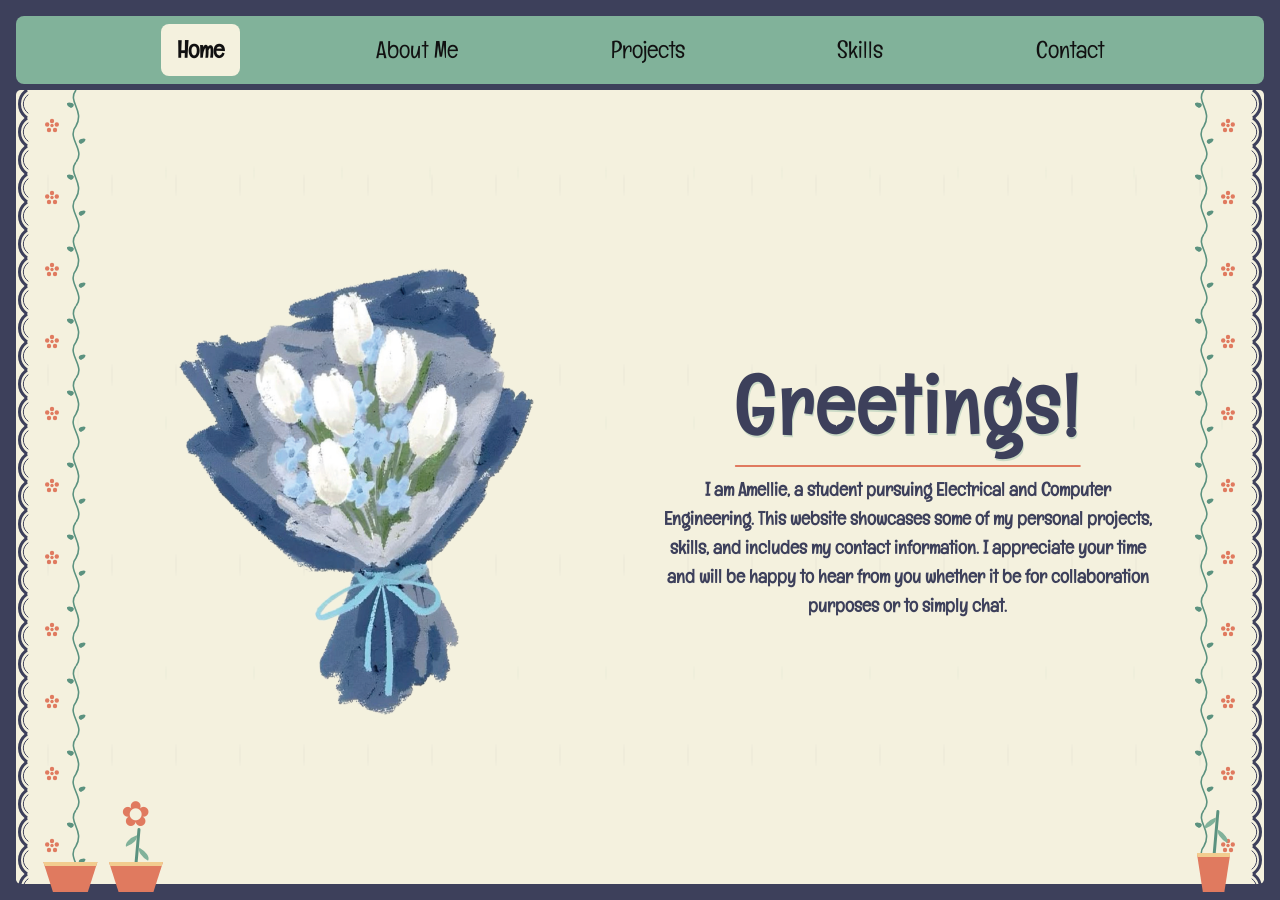
<file: index.html>
﻿<!doctype html>
<html lang="en">
  <head>
    <meta charset="utf-8">
    <meta name="viewport" content="width=device-width, initial-scale=1">
    <title>Dawnsfall</title>
    <link rel= "stylesheet" href="style.css">
    <link rel="icon" type="image/x-icon" href="flower.PNG">
  </head>
  <body>
    <main>
       <nav class="navbar">
        <ul class="nav-links">
            <li><a href="index.html" class="active">Home</a></li>
            <li><a href="about.html">About Me</a></li>
            <li><a href="projects.html">Projects</a></li>
            <li><a href="skills.html">Skills</a></li>
            <li><a href="contact.html">Contact</a></li>
        </ul>
    </nav>
    <div class="flex-container">
<span class="corner-plant corner-plant--outer-empty" aria-hidden="true"><span class="plant-pot"></span></span>
      <span class="corner-plant corner-plant--inner-flower" aria-hidden="true"><span class="plant-bloom"></span><span class="plant-stem"></span><span class="plant-pot"></span></span>
      <span class="corner-plant corner-plant--vining" aria-hidden="true"><span class="plant-stem"></span><span class="plant-pot"></span></span>
<span class="side-rain side-rain--left" aria-hidden="true"></span>
      <span class="side-rain side-rain--right" aria-hidden="true"></span>
<span class="page-vine page-vine--left" aria-hidden="true"></span>
      <span class="page-vine page-vine--right" aria-hidden="true"></span>
  <span class="inner-wave inner-wave-left" aria-hidden="true"></span>
  <a class="bouquet-link" href="https://weather.com" target="_blank" rel="noopener noreferrer" aria-label="Open weather.com in a new tab">
    <img src="bouquet.svg" alt="Bouquet of flowers" class="bouquet-image">
  </a>
  <span class="inner-wave inner-wave-right" aria-hidden="true"></span>
  <div class="text-content">
    <h1>Greetings!</h1>
    <p>I am Amellie, a student pursuing Electrical and Computer Engineering. 
       This website showcases some of my personal projects, skills, and includes my contact information. 
       I appreciate your time and will be happy to hear from you whether it be for collaboration purposes or to simply chat.
    </p>
    
  </div>
</div>
    </main>
  </body>
</html>
</file>
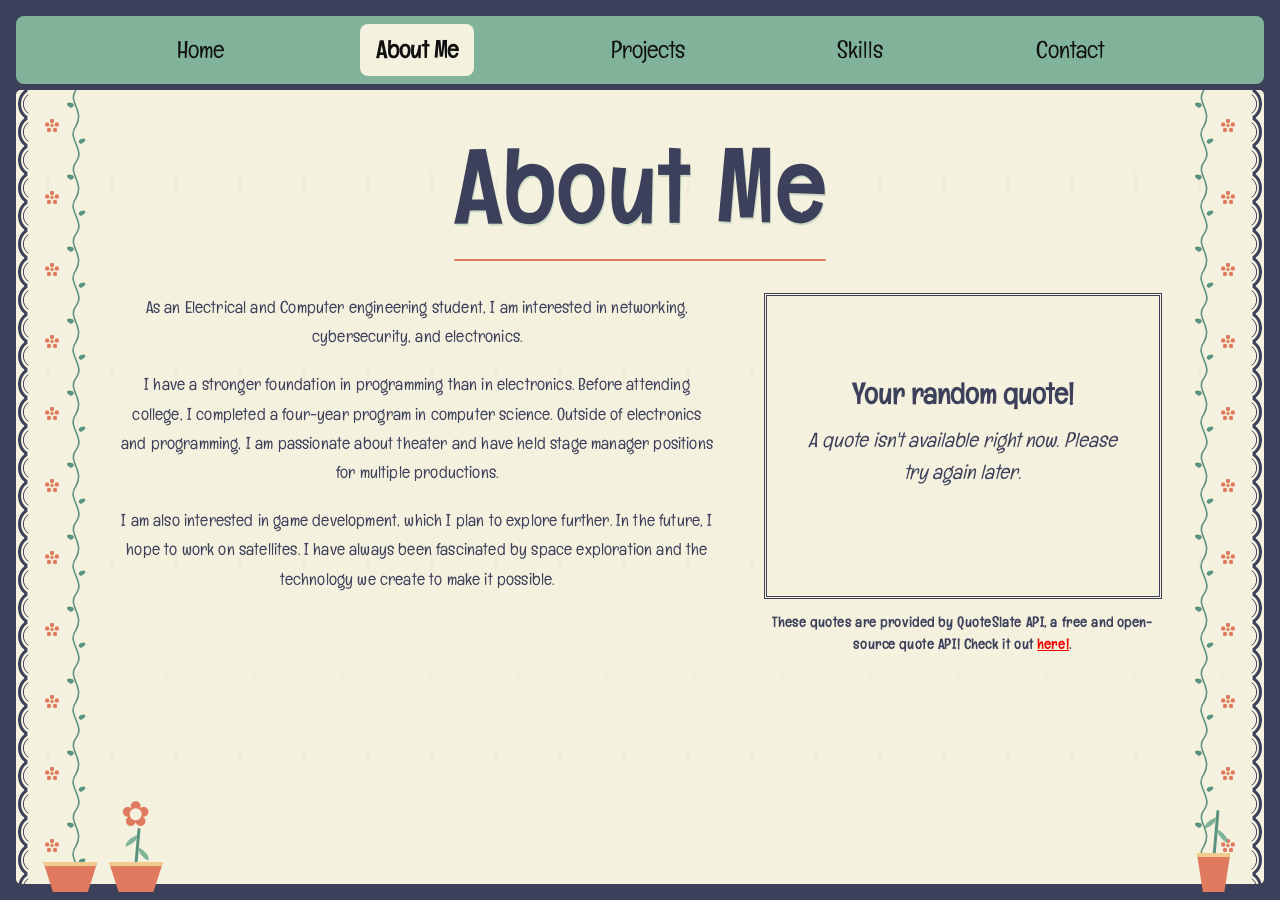
<file: about.html>
﻿<!doctype html>
<html lang="en">
  <head>
    <meta charset="utf-8">
    <meta name="viewport" content="width=device-width, initial-scale=1">
    <title>About Me | Dawnsfall</title>
    <link rel="stylesheet" href="about.css">
  </head>
  <body>
    <main>
      <nav class="navbar" aria-label="Main navigation">
        <ul class="nav-links">
          <li><a href="index.html">Home</a></li>
          <li><a href="about.html" class="active" aria-current="page">About Me</a></li>
          <li><a href="projects.html">Projects</a></li>
          <li><a href="skills.html">Skills</a></li>
          <li><a href="contact.html">Contact</a></li>
        </ul>
      </nav>
      <section>
<span class="page-vine page-vine--left" aria-hidden="true"></span>
        <span class="page-vine page-vine--right" aria-hidden="true"></span>
        <span class="corner-plant corner-plant--outer-empty" aria-hidden="true"><span class="plant-pot"></span></span>
        <span class="corner-plant corner-plant--inner-flower" aria-hidden="true"><span class="plant-bloom"></span><span class="plant-stem"></span><span class="plant-pot"></span></span>
        <span class="corner-plant corner-plant--vining" aria-hidden="true"><span class="plant-stem"></span><span class="plant-pot"></span></span>
        <span class="page-rain" aria-hidden="true"></span>
        <h1>About Me</h1>
        <div class="about-columns">
          <div class="about-copy">
            <p>As an Electrical and Computer engineering student, I am interested in networking, cybersecurity, and electronics.</p>
            <p>I have a stronger foundation in programming than in electronics. Before attending college, I completed a four-year program in computer science. Outside of electronics and programming, I am passionate about theater and have held stage manager positions for multiple productions.</p>
            <p>I am also interested in game development, which I plan to explore further. In the future, I hope to work on satellites. I have always been fascinated by space exploration and the technology we create to make it possible.</p>
          </div>
          <div class="about-quote">
            <aside class="quote-box" aria-labelledby="quote-heading" aria-live="polite">
              <h2 id="quote-heading">Your random quote!</h2>
              <blockquote id="quote-text">Loading a quote...</blockquote>
              <p class="quote-author" id="quote-author"></p>
            </aside>
            <p class="quote-acknowledgement">These quotes are provided by QuoteSlate API, a free and open-source quote API! Check it out <a href="https://github.com/Musheer360/QuoteSlate" target="_blank" rel="noopener noreferrer">here!</a>.</p>
          </div>
        </div>
      </section>
    </main>
    <script src="about.js" defer></script>
  </body>
</html>
</file>
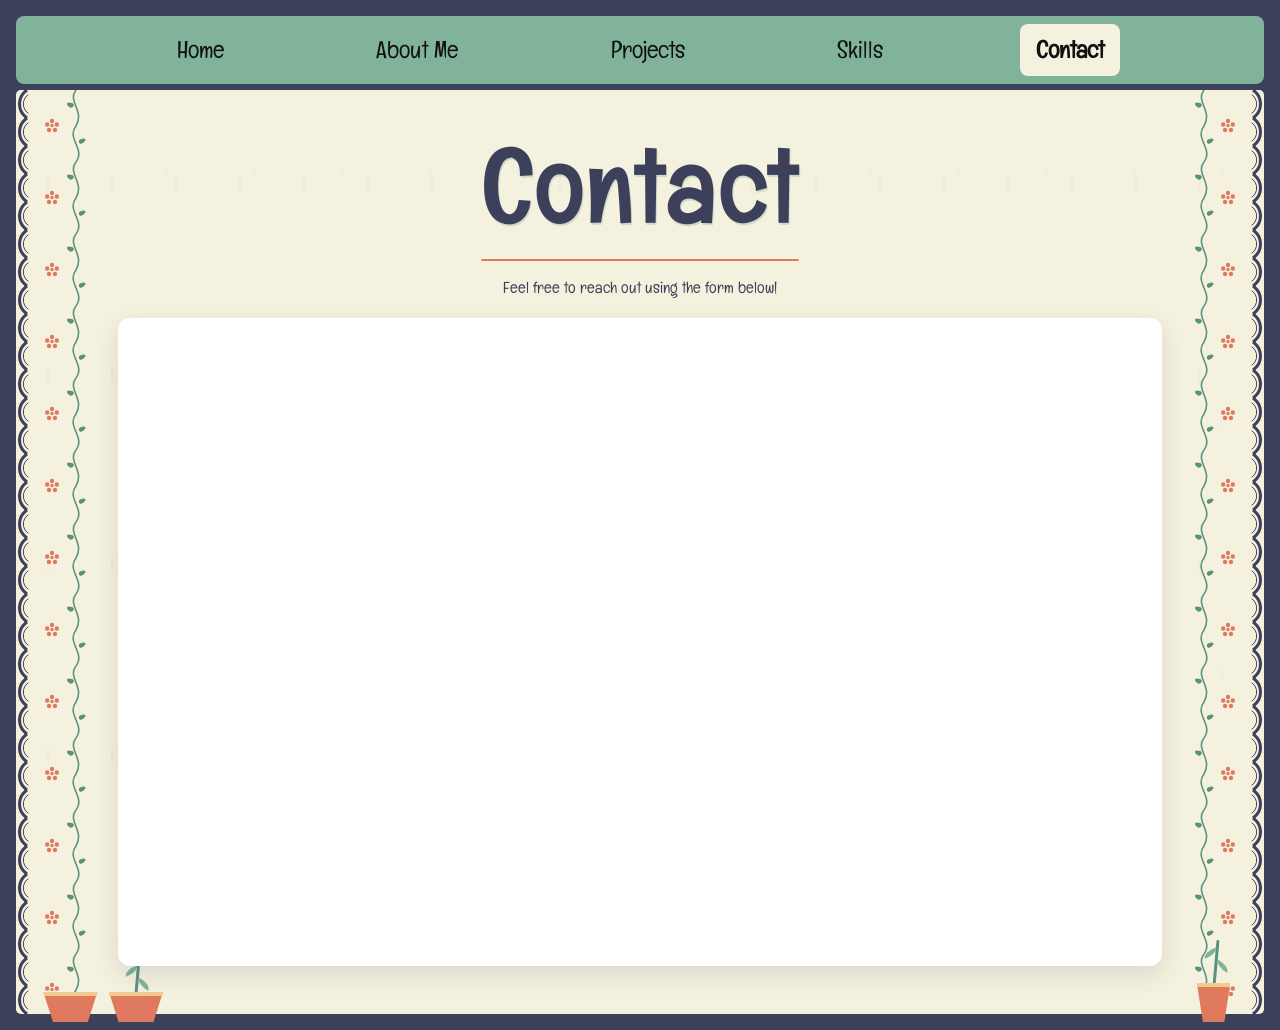
<file: contact.html>
﻿<!doctype html>
<html lang="en">
  <head>
    <meta charset="utf-8">
    <meta name="viewport" content="width=device-width, initial-scale=1">
    <title>Contact | Dawnsfall</title>
    <link rel="stylesheet" href="contact.css">
  </head>
  <body>
    <main>
      <nav class="navbar" aria-label="Main navigation">
        <ul class="nav-links">
          <li><a href="index.html">Home</a></li>
          <li><a href="about.html">About Me</a></li>
          <li><a href="projects.html">Projects</a></li>
          <li><a href="skills.html">Skills</a></li>
          <li><a href="contact.html" class="active" aria-current="page">Contact</a></li>
        </ul>
      </nav>
      <section>
<span class="page-vine page-vine--left" aria-hidden="true"></span>
        <span class="page-vine page-vine--right" aria-hidden="true"></span>
        <span class="corner-plant corner-plant--outer-empty" aria-hidden="true"><span class="plant-pot"></span></span>
        <span class="corner-plant corner-plant--inner-flower" aria-hidden="true"><span class="plant-bloom"></span><span class="plant-stem"></span><span class="plant-pot"></span></span>
        <span class="corner-plant corner-plant--vining" aria-hidden="true"><span class="plant-stem"></span><span class="plant-pot"></span></span>
        <span class="page-rain" aria-hidden="true"></span>
        <h1>Contact</h1>
        <p>Feel free to reach out using the form below!</p>
        <iframe
          class="typeform-frame"
          src="https://form.typeform.com/to/XclTJDni"
          title="Contact form"
          loading="lazy"
          referrerpolicy="strict-origin-when-cross-origin"></iframe>
      </section>
    </main>
  </body>
</html>
</file>
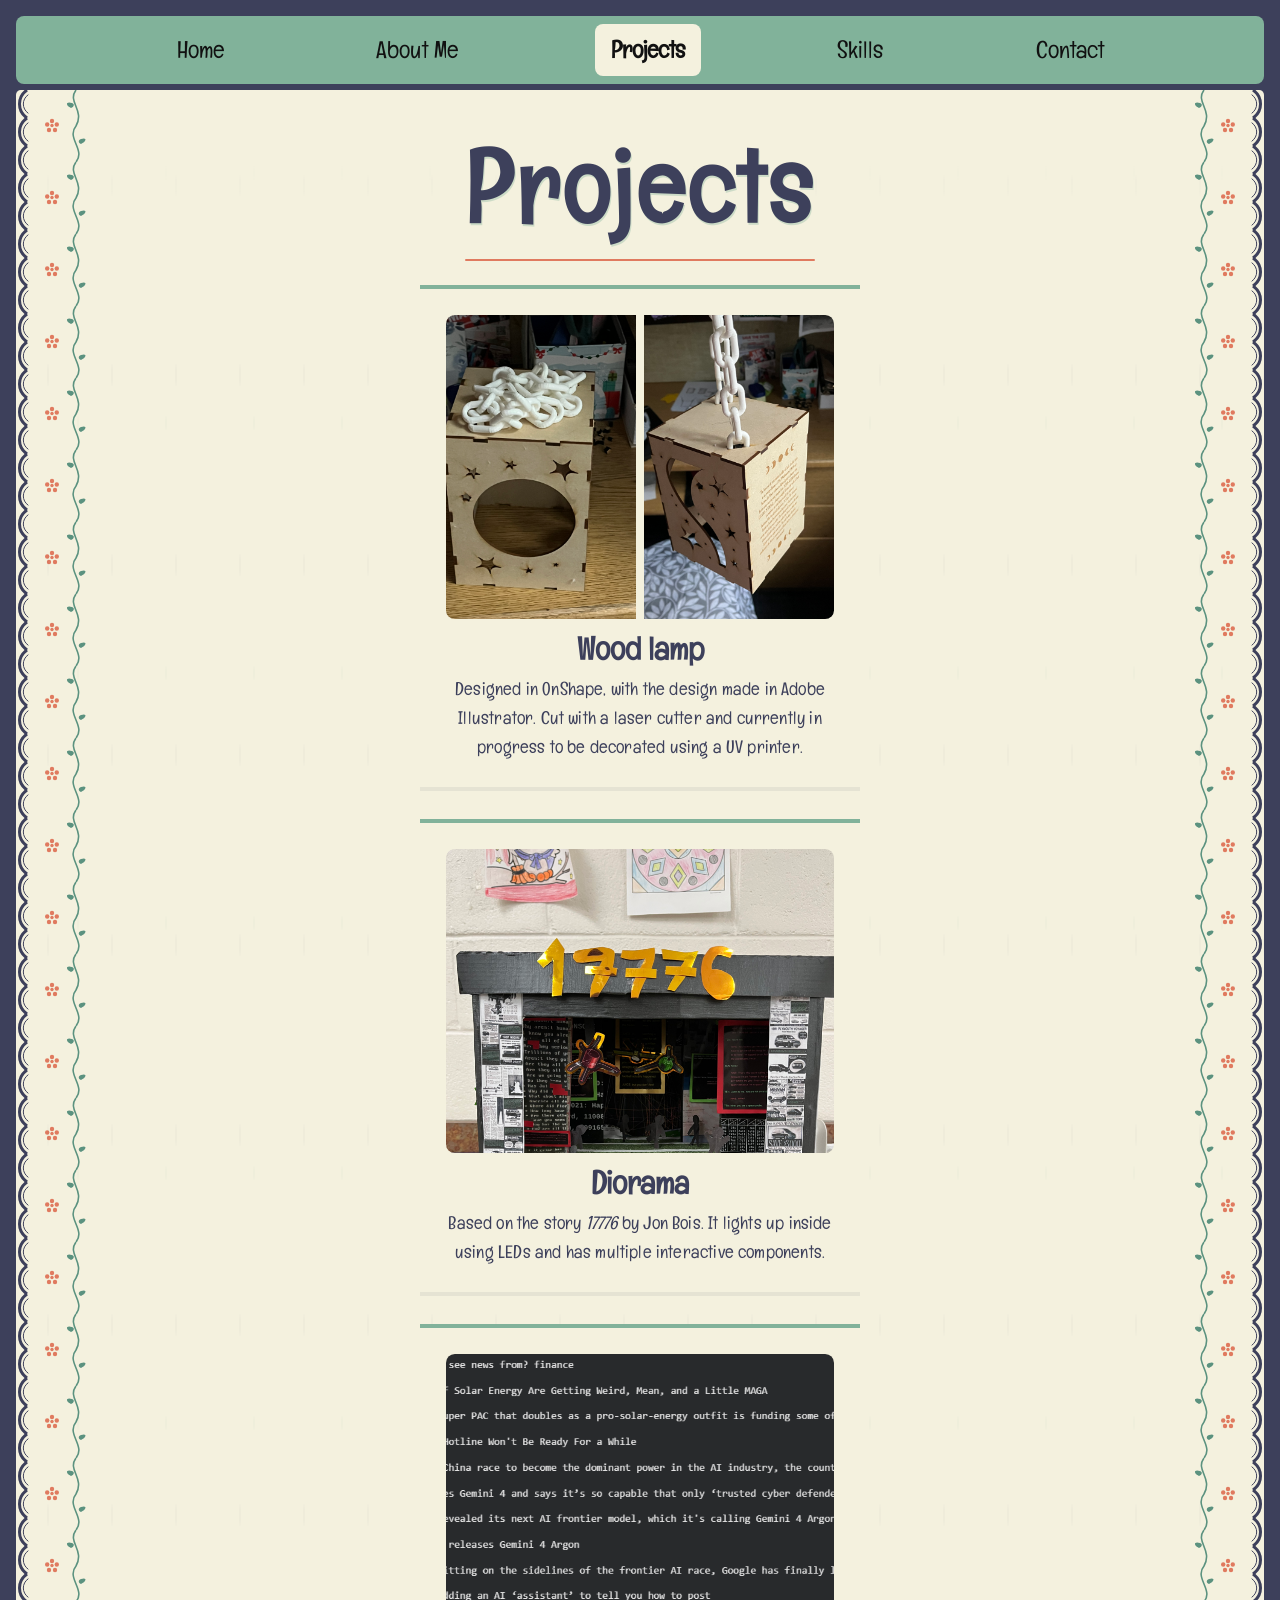
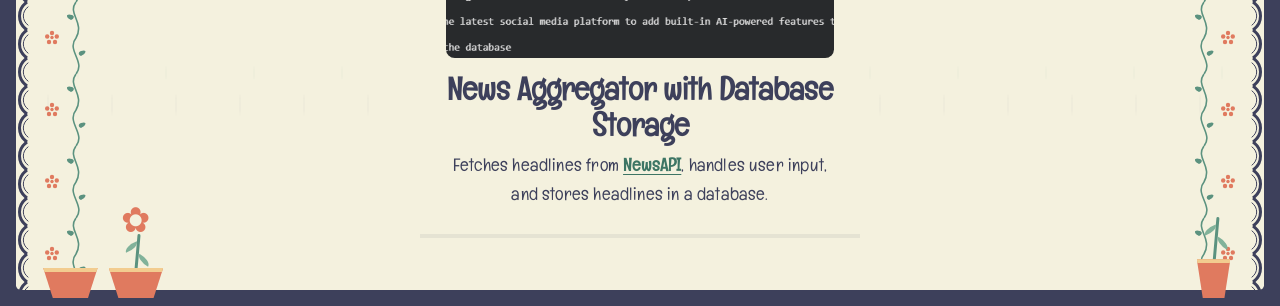
<file: projects.html>
﻿<!doctype html>
<html lang="en">
  <head>
    <meta charset="utf-8">
    <meta name="viewport" content="width=device-width, initial-scale=1">
    <title>Projects | Dawnsfall</title>
    <link rel="stylesheet" href="projects.css">
  </head>
  <body>
    <main>
      <nav class="navbar" aria-label="Main navigation">
        <ul class="nav-links">
          <li><a href="index.html">Home</a></li>
          <li><a href="about.html">About Me</a></li>
          <li><a href="projects.html" class="active" aria-current="page">Projects</a></li>
          <li><a href="skills.html">Skills</a></li>
          <li><a href="contact.html">Contact</a></li>
        </ul>
      </nav>
      <section>
<span class="page-vine page-vine--left" aria-hidden="true"></span>
        <span class="page-vine page-vine--right" aria-hidden="true"></span>
        <span class="corner-plant corner-plant--outer-empty" aria-hidden="true"><span class="plant-pot"></span></span>
        <span class="corner-plant corner-plant--inner-flower" aria-hidden="true"><span class="plant-bloom"></span><span class="plant-stem"></span><span class="plant-pot"></span></span>
        <span class="corner-plant corner-plant--vining" aria-hidden="true"><span class="plant-stem"></span><span class="plant-pot"></span></span>
        <span class="page-rain" aria-hidden="true"></span>
        <h1>Projects</h1>
        <div class="projects-grid">
          <article class="project-card project-card--lamp">
            <div class="project-photo-gallery" aria-label="Wood lamp photos">
              <img src="woodlamp_front.jpeg" alt="Front view of the wood lamp project">
              <img src="woodlamp_side.jpeg" alt="Side view of the wood lamp project">
            </div>
            <h2>Wood lamp</h2>
            <p>Designed in OnShape, with the design made in Adobe Illustrator. Cut with a laser cutter and currently in progress to be decorated using a UV printer.</p>
          </article>
          <article class="project-card">
            <figure class="project-photo">
              <img src="17776diorama.jpeg" alt="A handmade diorama box with a circular opening and star-shaped cutouts">
            </figure>
            <h2>Diorama</h2>
            <p>Based on the story <cite>17776</cite> by Jon Bois. It lights up inside using LEDs and has multiple interactive components.</p>
          </article>
          <article class="project-card project-card--news">
            <figure class="project-photo">
              <img src="newsapi_screenshot.png" alt="News Aggregator console showing finance headlines and saved articles">
            </figure>
            <h2>News Aggregator with Database Storage</h2>
            <p>Fetches headlines from <a href="https://newsapi.org/" target="_blank" rel="noopener noreferrer">NewsAPI</a>, handles user input, and stores headlines in a database.</p>
          </article>
        </div>
      </section>
    </main>
  </body>
</html>
</file>
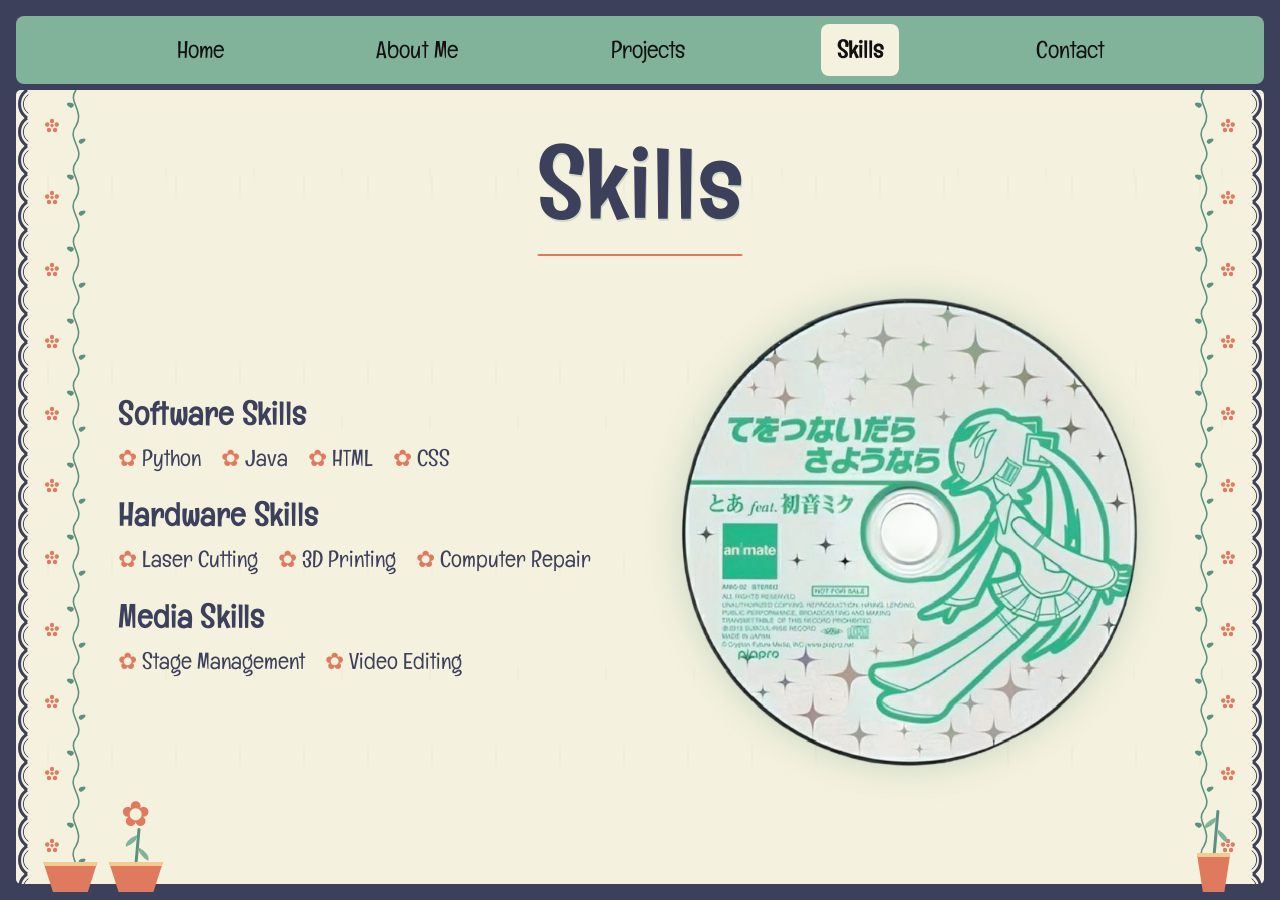
<file: skills.html>
﻿<!doctype html>
<html lang="en">
  <head>
    <meta charset="utf-8">
    <meta name="viewport" content="width=device-width, initial-scale=1">
    <title>Skills | Dawnsfall</title>
    <link rel="stylesheet" href="skills.css">
  </head>
  <body>
    <main>
      <nav class="navbar" aria-label="Main navigation">
        <ul class="nav-links">
          <li><a href="index.html">Home</a></li>
          <li><a href="about.html">About Me</a></li>
          <li><a href="projects.html">Projects</a></li>
          <li><a href="skills.html" class="active" aria-current="page">Skills</a></li>
          <li><a href="contact.html">Contact</a></li>
        </ul>
      </nav>
      <section class="skills-section" aria-labelledby="skills-title">
<span class="page-vine page-vine--left" aria-hidden="true"></span>
        <span class="page-vine page-vine--right" aria-hidden="true"></span>
        <span class="corner-plant corner-plant--outer-empty" aria-hidden="true"><span class="plant-pot"></span></span>
        <span class="corner-plant corner-plant--inner-flower" aria-hidden="true"><span class="plant-bloom"></span><span class="plant-stem"></span><span class="plant-pot"></span></span>
        <span class="corner-plant corner-plant--vining" aria-hidden="true"><span class="plant-stem"></span><span class="plant-pot"></span></span>
        <span class="page-rain" aria-hidden="true"></span>
        <h1 id="skills-title">Skills</h1>
        <div class="skills-display">
          <div class="skill-groups">
            <section class="skill-group" aria-labelledby="software-skills">
              <h2 id="software-skills">Software Skills</h2>
              <ul>
                <li>Python</li>
                <li>Java</li>
                <li>HTML</li>
                <li>CSS</li>
              </ul>
            </section>
            <section class="skill-group" aria-labelledby="hardware-skills">
              <h2 id="hardware-skills">Hardware Skills</h2>
              <ul>
                <li>Laser Cutting</li>
                <li>3D Printing</li>
                <li>Computer Repair</li>
              </ul>
            </section>
            <section class="skill-group" aria-labelledby="media-skills">
              <h2 id="media-skills">Media Skills</h2>
              <ul>
                <li>Stage Management</li>
                <li>Video Editing</li>
              </ul>
            </section>
          </div>
          <img class="miku-disc" src="mikucd.svg" alt="" aria-hidden="true">
        </div>
      </section>
    </main>
  </body>
</html>
</file>
<file: style.css>
@import url('https://fonts.googleapis.com/css2?family=Englebert&display=swap');

body {
    background-color: #3d405b;
    font-family: "Englebert", cursive;
    margin: 0;
    min-height: 100vh;
}

main {
    min-height: 100vh;
    padding: 1rem;
    box-sizing: border-box;
    display: flex;
    flex-direction: column;
}

h1 {
    color: #3d405b;
    font-weight: 600;
    font-size: clamp(3rem, 9vw, 6.25rem);
    margin: 0.5rem 0;
    letter-spacing: 0.04em;
    animation: heading-arrive 900ms cubic-bezier(0.2, 0.75, 0.25, 1) both;
}

@keyframes heading-arrive {
    from {
        opacity: 0;
        transform: translateY(-0.6em);
        letter-spacing: 0.08em;
    }
    to {
        opacity: 1;
        transform: translateY(0);
        letter-spacing: 0.04em;
    }
}

p {
    color: #3d405b;
    font-weight: 700;
    font-size: clamp(2rem, 2vw, 2.5rem);
}

.navbar {
    position: relative;
    z-index: 1;
    background-color: #81b29a;
    border-radius: 0.5rem;
    padding: 0.5rem 2rem;
}

.nav-links {
    font-size: clamp(1.6vh, 2.5vw, 1.5rem);
    display: flex;
    flex-wrap: wrap;
    justify-content: space-evenly;
    align-items: center;
    gap: 0.5rem;
    list-style: none;
    margin: 0;
    padding: 0;
}

.nav-links a {
    display: block;
    padding: 0.65rem 1rem;
    border-radius: 0.5rem;
    color: #111111;
    text-decoration: none;
    transition: background-color 180ms ease, color 180ms ease, transform 180ms ease;
}

.nav-links a:hover,
.nav-links a:focus-visible {
    background-color: #3d405b;
    color: #f4f1de;
    transform: translateY(-2px);
}

.nav-links a.active {
    background-color: #f4f1de;
    font-weight: 700;
}

.nav-links a.active:hover,
.nav-links a.active:focus-visible {
    background-color: #3d405b;
    color: #f4f1de;
}

@media (max-width: 480px) {
    .navbar {
        padding: 0.4rem;
    }

    .nav-links {
        gap: 0.25rem;
    }

    .nav-links a {
        padding: 0.6rem 0.75rem;
    }
}

@media (prefers-reduced-motion: reduce) {
    .nav-links a {
        transition: none;
    }

    .bouquet-image {
        animation: none;
    }

    h1 {
        animation: none;
    }
}

.bouquet-image {
    display: block;
    width: 100%;
    height: auto;
}

.bouquet-link {
    display: block;
    width: min(100%, 31.9rem);
    justify-self: end;
}

.bouquet-image {
    transition: filter 220ms ease;
    animation: bouquet-float 4s ease-in-out infinite;
}

@keyframes bouquet-float {
    0%,
    100% {
        transform: translateY(0);
    }
    50% {
        transform: translateY(-0.5rem);
    }
}

.bouquet-link:hover .bouquet-image,
.bouquet-link:focus-visible .bouquet-image {
    filter: sepia(0.8) saturate(1.35) hue-rotate(345deg);
}

.flex-container {
    position: relative;
    top: 0.4rem;
    flex: 1;
    display: grid;
    grid-template-columns: minmax(0, 1fr) minmax(0, 1fr);
    align-items: center;
    justify-items: center;
    text-align: left;
    gap: clamp(0.75rem, 3vh, 2rem);
    padding: clamp(2.5rem, 6vw, 5rem) clamp(4.75rem, 8vw, 7rem);
    box-sizing: border-box;
    background-color: #f4f1de;
    background-image: url("data:image/svg+xml,%3Csvg xmlns='http://www.w3.org/2000/svg' width='72' height='72' viewBox='0 0 72 72'%3E%3Cg transform='translate(24 24)' fill='%23e07a5f'%3E%3Ccircle cx='12' cy='7' r='2.2'/%3E%3Ccircle cx='16.8' cy='10.5' r='2.2'/%3E%3Ccircle cx='15' cy='16' r='2.2'/%3E%3Ccircle cx='9' cy='16' r='2.2'/%3E%3Ccircle cx='7.2' cy='10.5' r='2.2'/%3E%3Ccircle cx='12' cy='11.5' r='1.7'/%3E%3C/g%3E%3C/svg%3E"),
        url("data:image/svg+xml,%3Csvg xmlns='http://www.w3.org/2000/svg' width='72' height='72' viewBox='0 0 72 72'%3E%3Cg transform='translate(24 24)' fill='%23e07a5f'%3E%3Ccircle cx='12' cy='7' r='2.2'/%3E%3Ccircle cx='16.8' cy='10.5' r='2.2'/%3E%3Ccircle cx='15' cy='16' r='2.2'/%3E%3Ccircle cx='9' cy='16' r='2.2'/%3E%3Ccircle cx='7.2' cy='10.5' r='2.2'/%3E%3Ccircle cx='12' cy='11.5' r='1.7'/%3E%3C/g%3E%3C/svg%3E");
    background-repeat: repeat-y, repeat-y;
    background-position: left top, right top;
    border-radius: 0.3rem;
    
}

main > section {
    position: relative;
    flex: 1;
    margin-top: 0.4rem;
    padding: 1.5rem;
    border-radius: 0.3rem;
    background-color: #f4f1de;
    background-image: url("data:image/svg+xml,%3Csvg xmlns='http://www.w3.org/2000/svg' width='12' height='28' viewBox='0 0 12 28'%3E%3Cpath d='M11 0 C1 7 1 21 11 28' fill='none' stroke='%233d405b' stroke-width='1.5'/%3E%3C/svg%3E"),
        url("data:image/svg+xml,%3Csvg xmlns='http://www.w3.org/2000/svg' width='12' height='28' viewBox='0 0 12 28'%3E%3Cpath d='M1 0 C11 7 11 21 1 28' fill='none' stroke='%233d405b' stroke-width='1.5'/%3E%3C/svg%3E"),
        url("data:image/svg+xml,%3Csvg xmlns='http://www.w3.org/2000/svg' width='72' height='72' viewBox='0 0 72 72'%3E%3Cg transform='translate(24 24)' fill='%23e07a5f'%3E%3Ccircle cx='12' cy='7' r='2.2'/%3E%3Ccircle cx='16.8' cy='10.5' r='2.2'/%3E%3Ccircle cx='15' cy='16' r='2.2'/%3E%3Ccircle cx='9' cy='16' r='2.2'/%3E%3Ccircle cx='7.2' cy='10.5' r='2.2'/%3E%3Ccircle cx='12' cy='11.5' r='1.7'/%3E%3C/g%3E%3C/svg%3E"),
        url("data:image/svg+xml,%3Csvg xmlns='http://www.w3.org/2000/svg' width='72' height='72' viewBox='0 0 72 72'%3E%3Cg transform='translate(24 24)' fill='%23e07a5f'%3E%3Ccircle cx='12' cy='7' r='2.2'/%3E%3Ccircle cx='16.8' cy='10.5' r='2.2'/%3E%3Ccircle cx='15' cy='16' r='2.2'/%3E%3Ccircle cx='9' cy='16' r='2.2'/%3E%3Ccircle cx='7.2' cy='10.5' r='2.2'/%3E%3Ccircle cx='12' cy='11.5' r='1.7'/%3E%3C/g%3E%3C/svg%3E");
    background-repeat: repeat-y, repeat-y, repeat-y, repeat-y;
    background-size: 0.5rem 1.75rem, 0.5rem 1.75rem, 72px 72px, 72px 72px;
    background-position: left 0.3rem top, right 0.3rem top, left top, right top;
}

main > section::before,
main > section::after {
    position: absolute;
    top: 0;
    bottom: 0;
    width: 0.75rem;
    content: "";
    background-image: url("data:image/svg+xml,%3Csvg xmlns='http://www.w3.org/2000/svg' width='12' height='28' viewBox='0 0 12 28'%3E%3Cpath d='M11 0 C1 7 1 21 11 28' fill='none' stroke='%233d405b' stroke-width='3'/%3E%3C/svg%3E");
    background-repeat: repeat-y;
    background-size: 0.75rem 1.75rem;
    pointer-events: none;
}

main > section::before {
    left: 0.01rem;
}

main > section::after {
    right: 0.01rem;
    transform: scaleX(-1);
}

.flex-container::before,
.flex-container::after {
    position: absolute;
    top: 0;
    bottom: 0;
    width: 0.75rem;
    content: "";
    background-image: url("data:image/svg+xml,%3Csvg xmlns='http://www.w3.org/2000/svg' width='12' height='28' viewBox='0 0 12 28'%3E%3Cpath d='M11 0 C1 7 1 21 11 28' fill='none' stroke='%233d405b' stroke-width='3'/%3E%3C/svg%3E");
    background-repeat: repeat-y;
    background-size: 0.75rem 1.75rem;
    pointer-events: none;
}

.flex-container::before {
    left: 0.01rem;
}

.flex-container::after {
    right: 0.01rem;
    transform: scaleX(-1);
}

.inner-wave {
    position: absolute;
    top: 0;
    bottom: 0;
    width: 0.5rem;
    background-image: url("data:image/svg+xml,%3Csvg xmlns='http://www.w3.org/2000/svg' width='12' height='28' viewBox='0 0 12 28'%3E%3Cpath d='M11 0 C1 7 1 21 11 28' fill='none' stroke='%233d405b' stroke-width='1.5'/%3E%3C/svg%3E");
    background-repeat: repeat-y;
    background-size: 0.5rem 1.75rem;
    pointer-events: none;
}

.inner-wave-left {
    left: 0.3rem;
}

.inner-wave-right {
    right: 0.3rem;
    transform: scaleX(-1);
}

.text-content {
    justify-self: start;
    min-width: 0;
    max-width: 42rem;
}

.text-content p {
    max-width: 55ch;
    font-size: clamp(1rem, 1.5vw, 1.3rem);
    line-height: 1.6;
    overflow-wrap: break-word;
}

@media (max-width: 960px) {
    .flex-container {
        grid-template-columns: minmax(0, 1fr);
        text-align: center;
    }

    .bouquet-link {
        width: min(72vw, 26.4rem);
        justify-self: center;
    }

    .text-content {
        justify-self: center;
    }
}

h1 {
    position: relative;
    width: fit-content;
    margin-right: auto;
    margin-left: auto;
    padding-bottom: 0.55rem;
    letter-spacing: 0.09em;
    text-shadow: 1px 2px 0 rgba(129, 178, 154, 0.35);
}

h1::after {
    position: absolute;
    bottom: 0;
    left: 50%;
    width: 100%;
    height: 2px;
    border-radius: 2px;
    background: #e07a5f;
    content: "";
    transform: translateX(-50%);
}

@media (min-width: 841px) {
    .page-vine {
        position: absolute;
        top: 0;
        bottom: 0;
        z-index: 0;
        width: 72px;
        background-repeat: repeat-y;
        background-size: 72px 72px;
        pointer-events: none;
    }
    .page-vine--left {
        left: 0;
        background-image: url("data:image/svg+xml,%3Csvg xmlns='http://www.w3.org/2000/svg' width='72' height='72' viewBox='0 0 72 72'%3E%3Cpath d='M60 -4 C51 9 69 17 60 29 C50 41 70 49 60 76' fill='none' stroke='%235b927f' stroke-width='1.8'/%3E%3Cpath d='M55 12 C49 9 50 5 56 7 C59 8 58 11 55 12 M65 38 C71 35 71 31 65 33 C62 34 62 37 65 38 M56 59 C50 56 51 52 57 54 C60 55 59 58 56 59' fill='%235b927f'/%3E%3C/svg%3E");
    }
    .page-vine--right {
        right: 0;
        background-image: url("data:image/svg+xml,%3Csvg xmlns='http://www.w3.org/2000/svg' width='72' height='72' viewBox='0 0 72 72'%3E%3Cpath d='M12 -4 C3 9 21 17 12 29 C2 41 22 49 12 76' fill='none' stroke='%235b927f' stroke-width='1.8'/%3E%3Cpath d='M7 12 C1 9 2 5 8 7 C11 8 10 11 7 12 M17 38 C23 35 23 31 17 33 C14 34 14 37 17 38 M8 59 C2 56 3 52 9 54 C12 55 11 58 8 59' fill='%235b927f'/%3E%3C/svg%3E");
    }
}
@media (min-width: 841px) {
    .page-vine--left {
        background-image: url("data:image/svg+xml,%3Csvg xmlns='http://www.w3.org/2000/svg' width='72' height='72' viewBox='0 0 72 72'%3E%3Cpath d='M60 0 C51 12 69 20 60 36 C50 48 70 60 60 72' fill='none' stroke='%235b927f' stroke-width='1.6'/%3E%3Cpath d='M55 18 C49 15 50 11 56 13 C59 14 58 17 55 18 M65 54 C71 51 71 47 65 49 C62 50 62 53 65 54' fill='%235b927f'/%3E%3C/svg%3E");
    }
    .page-vine--right {
        background-image: url("data:image/svg+xml,%3Csvg xmlns='http://www.w3.org/2000/svg' width='72' height='72' viewBox='0 0 72 72'%3E%3Cpath d='M12 0 C3 12 21 20 12 36 C2 48 22 60 12 72' fill='none' stroke='%235b927f' stroke-width='1.6'/%3E%3Cpath d='M7 18 C1 15 2 11 8 13 C11 14 10 17 7 18 M17 54 C23 51 23 47 17 49 C14 50 14 53 17 54' fill='%235b927f'/%3E%3C/svg%3E");
    }
}

@media (min-width: 841px) {
    .flex-container { padding-left: max(5rem, 8vw); padding-right: max(5rem, 8vw); }
    main > section { padding-left: max(5rem, 8vw); padding-right: max(5rem, 8vw); }
}
@media (max-width: 840px) {
    .flex-container { padding-left: 2.75rem; padding-right: 2.75rem; background-size: 40px 40px, 40px 40px; }
    main > section { padding-left: 2.75rem; padding-right: 2.75rem; background-size: 0.5rem 1.75rem, 0.5rem 1.75rem, 40px 40px, 40px 40px; }
}

.page-vine {
    opacity: 0;
    visibility: hidden;
    transition: opacity 220ms ease, visibility 0s linear 220ms;
}

@media (min-width: 841px) {
    .page-vine {
        opacity: 1;
        visibility: visible;
        transition: opacity 220ms ease, visibility 0s;
    }
}

@media (prefers-reduced-motion: reduce) {
    .page-vine { transition: none; }
}

.page-vine {
    position: absolute;
    top: 0;
    bottom: 0;
    z-index: 0;
    width: 72px;
    background-repeat: repeat-y;
    background-size: 72px 72px;
    pointer-events: none;
}
.page-vine--left {
    left: 0;
    background-image: url("data:image/svg+xml,%3Csvg xmlns='http://www.w3.org/2000/svg' width='72' height='72' viewBox='0 0 72 72'%3E%3Cpath d='M60 0 C51 12 69 20 60 36 C50 48 70 60 60 72' fill='none' stroke='%235b927f' stroke-width='1.6'/%3E%3Cpath d='M55 18 C49 15 50 11 56 13 C59 14 58 17 55 18 M65 54 C71 51 71 47 65 49 C62 50 62 53 65 54' fill='%235b927f'/%3E%3C/svg%3E");
}
.page-vine--right {
    right: 0;
    background-image: url("data:image/svg+xml,%3Csvg xmlns='http://www.w3.org/2000/svg' width='72' height='72' viewBox='0 0 72 72'%3E%3Cpath d='M12 0 C3 12 21 20 12 36 C2 48 22 60 12 72' fill='none' stroke='%235b927f' stroke-width='1.6'/%3E%3Cpath d='M7 18 C1 15 2 11 8 13 C11 14 10 17 7 18 M17 54 C23 51 23 47 17 49 C14 50 14 53 17 54' fill='%235b927f'/%3E%3C/svg%3E");
}

@media (min-width: 841px) {
    .page-vine { opacity: 1; visibility: visible; transition: opacity 220ms ease, visibility 0s; }
}
@media (max-width: 840px) {
    .page-vine { opacity: 0; visibility: hidden; transition: opacity 220ms ease, visibility 0s linear 220ms; }
}
@media (prefers-reduced-motion: reduce) {
    .page-vine { transition: none; }
}

@media (min-width: 841px) {
    .side-rain {
        position: absolute;
        top: 10%;
        bottom: 10%;
        z-index: 0;
        width: 2.5rem;
        opacity: 0.35;
        background-image:
          radial-gradient(ellipse 1.5px 13px at center, rgba(61, 64, 91, 0.55) 0 55%, transparent 100%),
          radial-gradient(ellipse 1px 9px at center, rgba(129, 178, 154, 0.8) 0 55%, transparent 100%);
        background-repeat: repeat;
        background-size: 13px 38px, 17px 47px;
        background-position: 0 0, 7px -19px;
        mask-image: linear-gradient(to bottom, transparent, #000 12%, #000 88%, transparent);
        pointer-events: none;
        animation: side-rain-fall 1100ms linear infinite;
    }
    .side-rain--left { left: 1.25rem; }
    .side-rain--right { right: 1.25rem; }
}

@keyframes side-rain-fall {
    to { background-position: 0 38px, 7px 28px; }
}

@media (prefers-reduced-motion: reduce) {
    .side-rain { animation: none; }
}

@media (min-width: 841px) {
    .side-rain {
        top: 0;
        right: 0;
        bottom: 0;
        left: 0;
        width: auto;
        opacity: 0.05;
        background-size: 64px 190px, 88px 250px;
        background-position: 0 0, 18px -42px;
    }
    .side-rain--right { display: none; }
    .text-content, .bouquet-link { position: relative; z-index: 1; }
}

@keyframes side-rain-fall {
    to { background-position: 0 190px, 18px 208px; }
}

@media (min-width: 841px) {
    .corner-plant {
        position: absolute;
        bottom: -0.5rem;
        z-index: 1;
        width: 3.8rem;
        height: 6rem;
        pointer-events: none;
    }
    .corner-plant--left { left: 1.5rem; }
    .corner-plant--right { right: 1.5rem; transform: scaleX(-1); }
    .plant-bloom {
        position: absolute;
        top: 0;
        left: 50%;
        color: #e07a5f;
        font-size: 2.2rem;
        line-height: 1;
        transform: translateX(-50%);
    }
    .plant-bloom::before { content: "\273F"; }
    .plant-stem {
        position: absolute;
        top: 2rem;
        left: 50%;
        width: 3px;
        height: 2.3rem;
        border-radius: 3px;
        background: #5b927f;
        transform: rotate(5deg);
    }
    .plant-stem::before,
    .plant-stem::after {
        position: absolute;
        width: 0.9rem;
        height: 0.45rem;
        border-radius: 100% 0 100% 0;
        background: #81b29a;
        content: "";
    }
    .plant-stem::before { top: 0.65rem; left: -0.75rem; transform: rotate(-25deg); }
    .plant-stem::after { top: 1.35rem; left: 0.05rem; transform: rotate(25deg) scaleX(-1); }
    .plant-pot {
        position: absolute;
        right: 0.2rem;
        bottom: 0;
        left: 0.2rem;
        height: 1.65rem;
        border-top: 0.3rem solid #f2cc8f;
        background: #e07a5f;
        clip-path: polygon(0 0, 100% 0, 82% 100%, 18% 100%);
    }
}

@media (min-width: 841px) {
    .corner-plant--empty { left: 5.6rem; }
}

@media (min-width: 841px) {
    .corner-plant--vining {
        right: 1.5rem;
        width: 3.5rem;
        transform: none;
    }
    .corner-plant--vining .plant-stem {
        top: 0.9rem;
        height: 3.6rem;
    }
    .corner-plant--vining .plant-pot {
        right: 0.5rem;
        left: 0.5rem;
        height: 2rem;
    }
}

@media (min-width: 841px) {
    .corner-plant--outer-empty { left: 1.5rem; }
    .corner-plant--inner-flower { left: 5.6rem; }
    .corner-plant--vining { width: 3.3rem; }
    .corner-plant--vining .plant-pot { right: 0.6rem; left: 0.6rem; height: 2.2rem; }
}

@media (min-width: 961px) {
    html, body { height: 100%; }
    main {
        height: 100vh;
        height: 100svh;
        min-height: 0;
    }
    .flex-container {
        top: 0;
        margin-top: 0.4rem;
        min-height: 0;
        grid-template-rows: minmax(0, 1fr);
        padding-top: clamp(1.25rem, 6vh, 5rem);
        padding-bottom: clamp(1.25rem, 6vh, 5rem);
    }
    .bouquet-link {
        display: flex;
        height: 100%;
        align-items: center;
        justify-content: flex-end;
    }
    .bouquet-link .bouquet-image {
        width: 100%;
        height: 100%;
        max-height: calc(100svh - 14rem);
        object-fit: contain;
    }
    .text-content h1 { font-size: clamp(3rem, 9vh, 7rem); }
    .text-content p {
        margin: 0.6rem 0;
        text-align: center;
        font-size: clamp(1.1rem, 1.5vw, 1.6rem);
        line-height: 1.5;
    }
}

@media (min-width: 961px) {
    .bouquet-link { justify-self: center; }
    .text-content { justify-self: center; text-align: center; }
}
</file>
<file: about.css>
@import url('https://fonts.googleapis.com/css2?family=Englebert&display=swap');

body {
    background-color: #3d405b;
    font-family: "Englebert", cursive;
    margin: 0;
    min-height: 100vh;
}

main {
    min-height: 100vh;
    padding: 1rem;
    box-sizing: border-box;
    display: flex;
    flex-direction: column;
}

h1 {
    color: #3d405b;
    font-weight: 600;
    font-size: clamp(3rem, 9vw, 6.25rem);
    margin: 0.5rem 0;
    letter-spacing: 0.04em;
    animation: heading-arrive 900ms cubic-bezier(0.2, 0.75, 0.25, 1) both;
}

@keyframes heading-arrive {
    from {
        opacity: 0;
        transform: translateY(-0.6em);
        letter-spacing: 0.08em;
    }
    to {
        opacity: 1;
        transform: translateY(0);
        letter-spacing: 0.04em;
    }
}

p {
    color: #3d405b;
    font-weight: 600;
    font-size: clamp(1.2rem, 1.4vw, 1.45rem);
    line-height: 1.7;
    letter-spacing: 0.04em;
}

.navbar {
    position: relative;
    z-index: 1;
    background-color: #81b29a;
    border-radius: 0.5rem;
    padding: 0.5rem 2rem;
}

.nav-links {
    font-size: clamp(1.6vh, 2.5vw, 1.5rem);
    display: flex;
    flex-wrap: wrap;
    justify-content: space-evenly;
    align-items: center;
    gap: 0.5rem;
    list-style: none;
    margin: 0;
    padding: 0;
}

.nav-links a {
    display: block;
    padding: 0.65rem 1rem;
    border-radius: 0.5rem;
    color: #111111;
    text-decoration: none;
    transition: background-color 180ms ease, color 180ms ease, transform 180ms ease;
}

.nav-links a:hover,
.nav-links a:focus-visible {
    background-color: #3d405b;
    color: #f4f1de;
    transform: translateY(-2px);
}

.nav-links a.active {
    background-color: #f4f1de;
    font-weight: 700;
}

.nav-links a.active:hover,
.nav-links a.active:focus-visible {
    background-color: #3d405b;
    color: #f4f1de;
}

@media (max-width: 480px) {
    .navbar {
        padding: 0.4rem;
    }

    .nav-links {
        gap: 0.25rem;
    }

    .nav-links a {
        padding: 0.6rem 0.75rem;
    }
}

@media (prefers-reduced-motion: reduce) {
    .nav-links a {
        transition: none;
    }

    h1 {
        animation: none;
    }
}

main > section {
    position: relative;
    flex: 1;
    margin-top: 0.4rem;
    box-sizing: border-box;
    padding: 1.5rem clamp(4.75rem, 8vw, 7rem);
    border-radius: 0.3rem;
    background-color: #f4f1de;
    background-image: url("data:image/svg+xml,%3Csvg xmlns='http://www.w3.org/2000/svg' width='12' height='28' viewBox='0 0 12 28'%3E%3Cpath d='M11 0 C1 7 1 21 11 28' fill='none' stroke='%233d405b' stroke-width='1.5'/%3E%3C/svg%3E"),
        url("data:image/svg+xml,%3Csvg xmlns='http://www.w3.org/2000/svg' width='12' height='28' viewBox='0 0 12 28'%3E%3Cpath d='M1 0 C11 7 11 21 1 28' fill='none' stroke='%233d405b' stroke-width='1.5'/%3E%3C/svg%3E"),
        url("data:image/svg+xml,%3Csvg xmlns='http://www.w3.org/2000/svg' width='72' height='72' viewBox='0 0 72 72'%3E%3Cg transform='translate(24 24)' fill='%23e07a5f'%3E%3Ccircle cx='12' cy='7' r='2.2'/%3E%3Ccircle cx='16.8' cy='10.5' r='2.2'/%3E%3Ccircle cx='15' cy='16' r='2.2'/%3E%3Ccircle cx='9' cy='16' r='2.2'/%3E%3Ccircle cx='7.2' cy='10.5' r='2.2'/%3E%3Ccircle cx='12' cy='11.5' r='1.7'/%3E%3C/g%3E%3C/svg%3E"),
        url("data:image/svg+xml,%3Csvg xmlns='http://www.w3.org/2000/svg' width='72' height='72' viewBox='0 0 72 72'%3E%3Cg transform='translate(24 24)' fill='%23e07a5f'%3E%3Ccircle cx='12' cy='7' r='2.2'/%3E%3Ccircle cx='16.8' cy='10.5' r='2.2'/%3E%3Ccircle cx='15' cy='16' r='2.2'/%3E%3Ccircle cx='9' cy='16' r='2.2'/%3E%3Ccircle cx='7.2' cy='10.5' r='2.2'/%3E%3Ccircle cx='12' cy='11.5' r='1.7'/%3E%3C/g%3E%3C/svg%3E");
    background-repeat: repeat-y, repeat-y, repeat-y, repeat-y;
    background-size: 0.5rem 1.75rem, 0.5rem 1.75rem, 72px 72px, 72px 72px;
    background-position: left 0.3rem top, right 0.3rem top, left top, right top;
}

main > section::before,
main > section::after {
    position: absolute;
    top: 0;
    bottom: 0;
    width: 0.75rem;
    content: "";
    background-image: url("data:image/svg+xml,%3Csvg xmlns='http://www.w3.org/2000/svg' width='12' height='28' viewBox='0 0 12 28'%3E%3Cpath d='M11 0 C1 7 1 21 11 28' fill='none' stroke='%233d405b' stroke-width='3'/%3E%3C/svg%3E");
    background-repeat: repeat-y;
    background-size: 0.75rem 1.75rem;
    pointer-events: none;
}

main > section::before {
    left: 0.01rem;
}

main > section::after {
    right: 0.01rem;
    transform: scaleX(-1);
}

section {
    text-align: center;
}

section > * {
    max-width: 55ch;
    margin-right: auto;
    margin-left: auto;
}

section > p {
    max-width: 75ch;
}

.quote-box {
    position: relative;
    max-width: 42rem;
    margin: 3rem auto 0;
    padding: 1.25rem clamp(1.25rem, 4vw, 2.5rem);
    border: 3px double #3d405b;
    background: #f4f1de;
    animation: quote-fade-in 3s ease-out both;
}

@keyframes quote-fade-in {
    from { opacity: 0; }
    to { opacity: 1; }
}
    

.quote-box::before,
.quote-box::after {
    position: absolute;
    padding: 0 0.35rem;
    background: #f4f1de;
    color: #3d405b;
    font-size: 1.25rem;
    line-height: 1;}

.quote-box::before {
    top: -0.65rem;
    left: 1rem;
}

.quote-box::after {
    right: 1rem;
    bottom: -0.65rem;
}

.quote-box h2 {
    margin: 0 0 0.75rem;
    color: #3d405b;
    font-size: clamp(1.35rem, 2.4vw, 1.8rem);
}

.quote-box blockquote {
    margin: 0;
    color: #3d405b;
    font-size: clamp(1.1rem, 1.6vw, 1.4rem);
    font-style: italic;
    line-height: 1.6;
}

.quote-author {
    margin: 0.75rem 0 1rem;
    font-size: 1rem;
    font-weight: 700;
}

.quote-acknowledgement {
    margin: 0.75rem auto 0;
    color: #3d405b;
    font-size: 0.9rem;
    line-height: 1.5;
}

.quote-acknowledgement a {
    color: #f00000;
    font-weight: 700;
}

@media (prefers-reduced-motion: reduce) {
    .quote-box {
        animation: none;
    }
}
h1 {
    position: relative;
    width: fit-content;
    margin-right: auto;
    margin-left: auto;
    padding-bottom: 0.55rem;
    letter-spacing: 0.09em;
    text-shadow: 1px 2px 0 rgba(129, 178, 154, 0.35);
}

h1::after {
    position: absolute;
    bottom: 0;
    left: 50%;
    width: 100%;
    height: 2px;
    border-radius: 2px;
    background: #e07a5f;
    content: "";
    transform: translateX(-50%);
}

@media (min-width: 841px) {
    .page-vine {
        position: absolute;
        top: 0;
        bottom: 0;
        z-index: 0;
        width: 72px;
        background-repeat: repeat-y;
        background-size: 72px 72px;
        pointer-events: none;
    }
    .page-vine--left {
        left: 0;
        background-image: url("data:image/svg+xml,%3Csvg xmlns='http://www.w3.org/2000/svg' width='72' height='72' viewBox='0 0 72 72'%3E%3Cpath d='M60 -4 C51 9 69 17 60 29 C50 41 70 49 60 76' fill='none' stroke='%235b927f' stroke-width='1.8'/%3E%3Cpath d='M55 12 C49 9 50 5 56 7 C59 8 58 11 55 12 M65 38 C71 35 71 31 65 33 C62 34 62 37 65 38 M56 59 C50 56 51 52 57 54 C60 55 59 58 56 59' fill='%235b927f'/%3E%3C/svg%3E");
    }
    .page-vine--right {
        right: 0;
        background-image: url("data:image/svg+xml,%3Csvg xmlns='http://www.w3.org/2000/svg' width='72' height='72' viewBox='0 0 72 72'%3E%3Cpath d='M12 -4 C3 9 21 17 12 29 C2 41 22 49 12 76' fill='none' stroke='%235b927f' stroke-width='1.8'/%3E%3Cpath d='M7 12 C1 9 2 5 8 7 C11 8 10 11 7 12 M17 38 C23 35 23 31 17 33 C14 34 14 37 17 38 M8 59 C2 56 3 52 9 54 C12 55 11 58 8 59' fill='%235b927f'/%3E%3C/svg%3E");
    }
}
@media (min-width: 841px) {
    .page-vine--left {
        background-image: url("data:image/svg+xml,%3Csvg xmlns='http://www.w3.org/2000/svg' width='72' height='72' viewBox='0 0 72 72'%3E%3Cpath d='M60 0 C51 12 69 20 60 36 C50 48 70 60 60 72' fill='none' stroke='%235b927f' stroke-width='1.6'/%3E%3Cpath d='M55 18 C49 15 50 11 56 13 C59 14 58 17 55 18 M65 54 C71 51 71 47 65 49 C62 50 62 53 65 54' fill='%235b927f'/%3E%3C/svg%3E");
    }
    .page-vine--right {
        background-image: url("data:image/svg+xml,%3Csvg xmlns='http://www.w3.org/2000/svg' width='72' height='72' viewBox='0 0 72 72'%3E%3Cpath d='M12 0 C3 12 21 20 12 36 C2 48 22 60 12 72' fill='none' stroke='%235b927f' stroke-width='1.6'/%3E%3Cpath d='M7 18 C1 15 2 11 8 13 C11 14 10 17 7 18 M17 54 C23 51 23 47 17 49 C14 50 14 53 17 54' fill='%235b927f'/%3E%3C/svg%3E");
    }
}

.about-copy {
    max-width: 66ch;
    margin: 0 auto;
    text-align: center;
}

.about-copy p {
    margin: 0 0 1.15rem;
    color: #3d405b;
    font-size: clamp(1.05rem, 1.2vw, 1.25rem);
    font-weight: 400;
    line-height: 1.75;
    letter-spacing: 0.01em;
}

main > section { padding-right: clamp(3rem, 8vw, 7rem); padding-left: clamp(3rem, 8vw, 7rem); }
.quote-box { margin-top: 2rem; }

@media (max-width: 600px) {
    main { padding: 0.6rem; }
    main > section { padding: 1.25rem 2.5rem 2rem; }
    .about-copy p { font-size: 1.05rem; line-height: 1.7; }
    .quote-box { padding: 1rem; }
}

@media (min-width: 601px) {
    main > section { padding-left: max(5rem, 8vw); padding-right: max(5rem, 8vw); }
}
@media (max-width: 600px) {
    main > section { padding-left: 2.75rem; padding-right: 2.75rem; }
    main > section { background-size: 0.5rem 1.75rem, 0.5rem 1.75rem, 40px 40px, 40px 40px; }
}

.page-vine {
    opacity: 0;
    visibility: hidden;
    transition: opacity 220ms ease, visibility 0s linear 220ms;
}

@media (min-width: 841px) {
    .page-vine {
        opacity: 1;
        visibility: visible;
        transition: opacity 220ms ease, visibility 0s;
    }
}

@media (prefers-reduced-motion: reduce) {
    .page-vine { transition: none; }
}

.page-vine {
    position: absolute;
    top: 0;
    bottom: 0;
    z-index: 0;
    width: 72px;
    background-repeat: repeat-y;
    background-size: 72px 72px;
    pointer-events: none;
}
.page-vine--left {
    left: 0;
    background-image: url("data:image/svg+xml,%3Csvg xmlns='http://www.w3.org/2000/svg' width='72' height='72' viewBox='0 0 72 72'%3E%3Cpath d='M60 0 C51 12 69 20 60 36 C50 48 70 60 60 72' fill='none' stroke='%235b927f' stroke-width='1.6'/%3E%3Cpath d='M55 18 C49 15 50 11 56 13 C59 14 58 17 55 18 M65 54 C71 51 71 47 65 49 C62 50 62 53 65 54' fill='%235b927f'/%3E%3C/svg%3E");
}
.page-vine--right {
    right: 0;
    background-image: url("data:image/svg+xml,%3Csvg xmlns='http://www.w3.org/2000/svg' width='72' height='72' viewBox='0 0 72 72'%3E%3Cpath d='M12 0 C3 12 21 20 12 36 C2 48 22 60 12 72' fill='none' stroke='%235b927f' stroke-width='1.6'/%3E%3Cpath d='M7 18 C1 15 2 11 8 13 C11 14 10 17 7 18 M17 54 C23 51 23 47 17 49 C14 50 14 53 17 54' fill='%235b927f'/%3E%3C/svg%3E");
}

@media (min-width: 841px) {
    .page-vine { opacity: 1; visibility: visible; transition: opacity 220ms ease, visibility 0s; }
}
@media (max-width: 840px) {
    .page-vine { opacity: 0; visibility: hidden; transition: opacity 220ms ease, visibility 0s linear 220ms; }
}
@media (prefers-reduced-motion: reduce) {
    .page-vine { transition: none; }
}

@media (min-width: 841px) {
    .page-rain {
        max-width: none;
        margin: 0;
        position: absolute;
        inset: 0;
        z-index: 0;
        display: block;
        opacity: 0.05;
        background-image:
          radial-gradient(ellipse 1.5px 13px at center, rgba(61, 64, 91, 0.55) 0 55%, transparent 100%),
          radial-gradient(ellipse 1px 9px at center, rgba(129, 178, 154, 0.8) 0 55%, transparent 100%);
        background-repeat: repeat;
        background-size: 64px 190px, 88px 250px;
        background-position: 0 0, 18px -42px;
        mask-image: linear-gradient(to bottom, transparent, #000 12%, #000 88%, transparent);
        pointer-events: none;
        animation: page-rain-fall 1100ms linear infinite;
    }
    .page-rain ~ * { position: relative; z-index: 1; }
}

@keyframes page-rain-fall {
    to { background-position: 0 190px, 18px 208px; }
}

@media (prefers-reduced-motion: reduce) {
    .page-rain {
        max-width: none;
        margin: 0; animation: none; }
}

@media (min-width: 841px) {
    .corner-plant {
        position: absolute;
        bottom: -0.5rem;
        z-index: 1;
        width: 3.8rem;
        height: 6rem;
        pointer-events: none;
    }
    .corner-plant--outer-empty { left: 1.5rem; }
    .corner-plant--inner-flower { left: 5.6rem; }
    .corner-plant--vining { right: 1.5rem; width: 3.3rem; }
    .corner-plant--vining .plant-stem { top: 0.9rem; height: 3.6rem; }
    .corner-plant--vining .plant-pot { right: 0.6rem; left: 0.6rem; height: 2.2rem; }
    .plant-bloom {
        position: absolute;
        top: 0;
        left: 50%;
        color: #e07a5f;
        font-size: 2.2rem;
        line-height: 1;
        transform: translateX(-50%);
    }
    .plant-bloom::before { content: "\273F"; }
    .plant-stem {
        position: absolute;
        top: 2rem;
        left: 50%;
        width: 3px;
        height: 2.3rem;
        border-radius: 3px;
        background: #5b927f;
        transform: rotate(5deg);
    }
    .plant-stem::before, .plant-stem::after {
        position: absolute;
        width: 0.9rem;
        height: 0.45rem;
        border-radius: 100% 0 100% 0;
        background: #81b29a;
        content: "";
    }
    .plant-stem::before { top: 0.65rem; left: -0.75rem; transform: rotate(-25deg); }
    .plant-stem::after { top: 1.35rem; left: 0.05rem; transform: rotate(25deg) scaleX(-1); }
    .plant-pot {
        position: absolute;
        right: 0.2rem;
        bottom: 0;
        left: 0.2rem;
        height: 1.65rem;
        border-top: 0.3rem solid #f2cc8f;
        background: #e07a5f;
        clip-path: polygon(0 0, 100% 0, 82% 100%, 18% 100%);
    }
}

.about-columns {
    display: grid;
    width: 100%;
    max-width: 90rem;
    grid-template-columns: minmax(0, 1.2fr) minmax(18rem, 0.8fr);
    align-items: start;
    gap: clamp(1.5rem, 4vw, 3rem);
    margin: 1rem auto 2rem;
    text-align: left;
}
.about-copy { max-width: none; margin: 0; text-align: left; }
.about-quote { min-width: 0; }
.about-quote .quote-box { max-width: none; margin: 0; }
.about-quote .quote-acknowledgement { max-width: none; }

@media (max-width: 840px) {
    .about-columns { grid-template-columns: minmax(0, 1fr); max-width: 42rem; }
    .about-copy { text-align: left; }
}

.about-columns { margin-top: 2rem; }
.about-copy { text-align: center; }

.about-quote .quote-box {
    display: flex;
    min-height: clamp(18rem, 34vh, 25rem);
    box-sizing: border-box;
    flex-direction: column;
    justify-content: center;
    text-align: center;
}
.about-quote .quote-acknowledgement { text-align: center; }
</file>
<file: contact.css>
@import url('https://fonts.googleapis.com/css2?family=Englebert&display=swap');

body {
    min-height: 100vh;
    margin: 0;
    background-color: #3d405b;
    font-family: "Englebert", cursive;
}

main {
    display: flex;
    min-height: 100vh;
    flex-direction: column;
    box-sizing: border-box;
    padding: 1rem;
}

.navbar {
    position: relative;
    z-index: 1;
    padding: 0.5rem 2rem;
    border-radius: 0.5rem;
    background-color: #81b29a;
}

.nav-links {
    display: flex;
    flex-wrap: wrap;
    align-items: center;
    justify-content: space-evenly;
    gap: 0.5rem;
    margin: 0;
    padding: 0;
    list-style: none;
    font-size: clamp(1.6vh, 2.5vw, 1.5rem);
}

.nav-links a {
    display: block;
    padding: 0.65rem 1rem;
    border-radius: 0.5rem;
    color: #111;
    text-decoration: none;
    transition: background-color 180ms ease, color 180ms ease, transform 180ms ease;
}

.nav-links a:hover,
.nav-links a:focus-visible,
.nav-links a.active:hover,
.nav-links a.active:focus-visible {
    transform: translateY(-2px);
    background-color: #3d405b;
    color: #f4f1de;
}

.nav-links a.active {
    background-color: #f4f1de;
    font-weight: 700;
}

section {
    position: relative;
    flex: 1;
    margin-top: 0.4rem;
    box-sizing: border-box;
    padding: 1.5rem clamp(4.75rem, 8vw, 7rem);
    border-radius: 0.3rem;
    background-color: #f4f1de;
    background-image: url("data:image/svg+xml,%3Csvg xmlns='http://www.w3.org/2000/svg' width='12' height='28' viewBox='0 0 12 28'%3E%3Cpath d='M11 0 C1 7 1 21 11 28' fill='none' stroke='%233d405b' stroke-width='1.5'/%3E%3C/svg%3E"), url("data:image/svg+xml,%3Csvg xmlns='http://www.w3.org/2000/svg' width='12' height='28' viewBox='0 0 12 28'%3E%3Cpath d='M1 0 C11 7 11 21 1 28' fill='none' stroke='%233d405b' stroke-width='1.5'/%3E%3C/svg%3E"), url("data:image/svg+xml,%3Csvg xmlns='http://www.w3.org/2000/svg' width='72' height='72' viewBox='0 0 72 72'%3E%3Cg transform='translate(24 24)' fill='%23e07a5f'%3E%3Ccircle cx='12' cy='7' r='2.2'/%3E%3Ccircle cx='16.8' cy='10.5' r='2.2'/%3E%3Ccircle cx='15' cy='16' r='2.2'/%3E%3Ccircle cx='9' cy='16' r='2.2'/%3E%3Ccircle cx='7.2' cy='10.5' r='2.2'/%3E%3Ccircle cx='12' cy='11.5' r='1.7'/%3E%3C/g%3E%3C/svg%3E"), url("data:image/svg+xml,%3Csvg xmlns='http://www.w3.org/2000/svg' width='72' height='72' viewBox='0 0 72 72'%3E%3Cg transform='translate(24 24)' fill='%23e07a5f'%3E%3Ccircle cx='12' cy='7' r='2.2'/%3E%3Ccircle cx='16.8' cy='10.5' r='2.2'/%3E%3Ccircle cx='15' cy='16' r='2.2'/%3E%3Ccircle cx='9' cy='16' r='2.2'/%3E%3Ccircle cx='7.2' cy='10.5' r='2.2'/%3E%3Ccircle cx='12' cy='11.5' r='1.7'/%3E%3C/g%3E%3C/svg%3E");
    background-repeat: repeat-y, repeat-y, repeat-y, repeat-y;
    background-size: 0.5rem 1.75rem, 0.5rem 1.75rem, 72px 72px, 72px 72px;
    background-position: left 0.3rem top, right 0.3rem top, left top, right top;
    text-align: center;
}

section > * {
    max-width: 55ch;
    margin-right: auto;
    margin-left: auto;
}

section > p {
    max-width: 75ch;
}

section::before,
section::after {
    position: absolute;
    top: 0;
    bottom: 0;
    width: 0.75rem;
    content: "";
    background-image: url("data:image/svg+xml,%3Csvg xmlns='http://www.w3.org/2000/svg' width='12' height='28' viewBox='0 0 12 28'%3E%3Cpath d='M11 0 C1 7 1 21 11 28' fill='none' stroke='%233d405b' stroke-width='3'/%3E%3C/svg%3E");
    background-repeat: repeat-y;
    background-size: 0.75rem 1.75rem;
    pointer-events: none;
}

section::before { left: 0.01rem; }
section::after { right: 0.01rem; transform: scaleX(-1); }

h1 {
    margin: 0.5rem 0;
    color: #3d405b;
    font-size: clamp(3rem, 9vw, 6.25rem);
    font-weight: 600;
    letter-spacing: 0.04em;
    animation: heading-arrive 900ms cubic-bezier(0.2, 0.75, 0.25, 1) both;
}

p {
    color: #3d405b;
    font-weight: 400;
}

@keyframes heading-arrive {
    from { opacity: 0; transform: translateY(-0.6em); letter-spacing: 0.08em; }
    to { opacity: 1; transform: translateY(0); letter-spacing: 0.04em; }
}

@media (max-width: 480px) {
    .navbar { padding: 0.4rem; }
    .nav-links { gap: 0.25rem; }
    .nav-links a { padding: 0.6rem 0.75rem; }
}

@media (prefers-reduced-motion: reduce) {
    .nav-links a, h1 { animation: none; transition: none; }
}


h1 {
    position: relative;
    width: fit-content;
    margin-right: auto;
    margin-left: auto;
    padding-bottom: 0.55rem;
    letter-spacing: 0.09em;
    text-shadow: 1px 2px 0 rgba(129, 178, 154, 0.35);
}

h1::after {
    position: absolute;
    bottom: 0;
    left: 50%;
    width: 100%;
    height: 2px;
    border-radius: 2px;
    background: #e07a5f;
    content: "";
    transform: translateX(-50%);
}

@media (min-width: 841px) {
    .page-vine {
        position: absolute;
        top: 0;
        bottom: 0;
        z-index: 0;
        width: 72px;
        background-repeat: repeat-y;
        background-size: 72px 72px;
        pointer-events: none;
    }
    .page-vine--left {
        left: 0;
        background-image: url("data:image/svg+xml,%3Csvg xmlns='http://www.w3.org/2000/svg' width='72' height='72' viewBox='0 0 72 72'%3E%3Cpath d='M60 -4 C51 9 69 17 60 29 C50 41 70 49 60 76' fill='none' stroke='%235b927f' stroke-width='1.8'/%3E%3Cpath d='M55 12 C49 9 50 5 56 7 C59 8 58 11 55 12 M65 38 C71 35 71 31 65 33 C62 34 62 37 65 38 M56 59 C50 56 51 52 57 54 C60 55 59 58 56 59' fill='%235b927f'/%3E%3C/svg%3E");
    }
    .page-vine--right {
        right: 0;
        background-image: url("data:image/svg+xml,%3Csvg xmlns='http://www.w3.org/2000/svg' width='72' height='72' viewBox='0 0 72 72'%3E%3Cpath d='M12 -4 C3 9 21 17 12 29 C2 41 22 49 12 76' fill='none' stroke='%235b927f' stroke-width='1.8'/%3E%3Cpath d='M7 12 C1 9 2 5 8 7 C11 8 10 11 7 12 M17 38 C23 35 23 31 17 33 C14 34 14 37 17 38 M8 59 C2 56 3 52 9 54 C12 55 11 58 8 59' fill='%235b927f'/%3E%3C/svg%3E");
    }
}
@media (min-width: 841px) {
    .page-vine--left {
        background-image: url("data:image/svg+xml,%3Csvg xmlns='http://www.w3.org/2000/svg' width='72' height='72' viewBox='0 0 72 72'%3E%3Cpath d='M60 0 C51 12 69 20 60 36 C50 48 70 60 60 72' fill='none' stroke='%235b927f' stroke-width='1.6'/%3E%3Cpath d='M55 18 C49 15 50 11 56 13 C59 14 58 17 55 18 M65 54 C71 51 71 47 65 49 C62 50 62 53 65 54' fill='%235b927f'/%3E%3C/svg%3E");
    }
    .page-vine--right {
        background-image: url("data:image/svg+xml,%3Csvg xmlns='http://www.w3.org/2000/svg' width='72' height='72' viewBox='0 0 72 72'%3E%3Cpath d='M12 0 C3 12 21 20 12 36 C2 48 22 60 12 72' fill='none' stroke='%235b927f' stroke-width='1.6'/%3E%3Cpath d='M7 18 C1 15 2 11 8 13 C11 14 10 17 7 18 M17 54 C23 51 23 47 17 49 C14 50 14 53 17 54' fill='%235b927f'/%3E%3C/svg%3E");
    }
}

/* Keep page content clear of the side flowers at every width. */
@media (min-width: 841px) {
    main > section, section, .flex-container {
        padding-left: max(5rem, 8vw);
        padding-right: max(5rem, 8vw);
    }
}
@media (max-width: 840px) {
    main > section, section, .flex-container {
        padding-left: 2.75rem;
        padding-right: 2.75rem;
        background-size: 0.5rem 1.75rem, 0.5rem 1.75rem, 40px 40px, 40px 40px;
    }
    .flex-container { background-size: 40px 40px, 40px 40px; }
}

.page-vine {
    opacity: 0;
    visibility: hidden;
    transition: opacity 220ms ease, visibility 0s linear 220ms;
}

@media (min-width: 841px) {
    .page-vine {
        opacity: 1;
        visibility: visible;
        transition: opacity 220ms ease, visibility 0s;
    }
}

@media (prefers-reduced-motion: reduce) {
    .page-vine { transition: none; }
}

.page-vine {
    position: absolute;
    top: 0;
    bottom: 0;
    z-index: 0;
    width: 72px;
    background-repeat: repeat-y;
    background-size: 72px 72px;
    pointer-events: none;
}
.page-vine--left {
    left: 0;
    background-image: url("data:image/svg+xml,%3Csvg xmlns='http://www.w3.org/2000/svg' width='72' height='72' viewBox='0 0 72 72'%3E%3Cpath d='M60 0 C51 12 69 20 60 36 C50 48 70 60 60 72' fill='none' stroke='%235b927f' stroke-width='1.6'/%3E%3Cpath d='M55 18 C49 15 50 11 56 13 C59 14 58 17 55 18 M65 54 C71 51 71 47 65 49 C62 50 62 53 65 54' fill='%235b927f'/%3E%3C/svg%3E");
}
.page-vine--right {
    right: 0;
    background-image: url("data:image/svg+xml,%3Csvg xmlns='http://www.w3.org/2000/svg' width='72' height='72' viewBox='0 0 72 72'%3E%3Cpath d='M12 0 C3 12 21 20 12 36 C2 48 22 60 12 72' fill='none' stroke='%235b927f' stroke-width='1.6'/%3E%3Cpath d='M7 18 C1 15 2 11 8 13 C11 14 10 17 7 18 M17 54 C23 51 23 47 17 49 C14 50 14 53 17 54' fill='%235b927f'/%3E%3C/svg%3E");
}

@media (min-width: 841px) {
    .page-vine { opacity: 1; visibility: visible; transition: opacity 220ms ease, visibility 0s; }
}
@media (max-width: 840px) {
    .page-vine { opacity: 0; visibility: hidden; transition: opacity 220ms ease, visibility 0s linear 220ms; }
}
@media (prefers-reduced-motion: reduce) {
    .page-vine { transition: none; }
}

@media (min-width: 841px) {
    .page-rain {
        max-width: none;
        margin: 0;
        position: absolute;
        inset: 0;
        z-index: 0;
        display: block;
        opacity: 0.05;
        background-image:
          radial-gradient(ellipse 1.5px 13px at center, rgba(61, 64, 91, 0.55) 0 55%, transparent 100%),
          radial-gradient(ellipse 1px 9px at center, rgba(129, 178, 154, 0.8) 0 55%, transparent 100%);
        background-repeat: repeat;
        background-size: 64px 190px, 88px 250px;
        background-position: 0 0, 18px -42px;
        mask-image: linear-gradient(to bottom, transparent, #000 12%, #000 88%, transparent);
        pointer-events: none;
        animation: page-rain-fall 1100ms linear infinite;
    }
    .page-rain ~ * { position: relative; z-index: 1; }
}

@keyframes page-rain-fall {
    to { background-position: 0 190px, 18px 208px; }
}

@media (prefers-reduced-motion: reduce) {
    .page-rain {
        max-width: none;
        margin: 0; animation: none; }
}

@media (min-width: 841px) {
    .corner-plant {
        position: absolute;
        bottom: -0.5rem;
        z-index: 1;
        width: 3.8rem;
        height: 6rem;
        pointer-events: none;
    }
    .corner-plant--outer-empty { left: 1.5rem; }
    .corner-plant--inner-flower { left: 5.6rem; }
    .corner-plant--vining { right: 1.5rem; width: 3.3rem; }
    .corner-plant--vining .plant-stem { top: 0.9rem; height: 3.6rem; }
    .corner-plant--vining .plant-pot { right: 0.6rem; left: 0.6rem; height: 2.2rem; }
    .plant-bloom {
        position: absolute;
        top: 0;
        left: 50%;
        color: #e07a5f;
        font-size: 2.2rem;
        line-height: 1;
        transform: translateX(-50%);
    }
    .plant-bloom::before { content: "\273F"; }
    .plant-stem {
        position: absolute;
        top: 2rem;
        left: 50%;
        width: 3px;
        height: 2.3rem;
        border-radius: 3px;
        background: #5b927f;
        transform: rotate(5deg);
    }
    .plant-stem::before, .plant-stem::after {
        position: absolute;
        width: 0.9rem;
        height: 0.45rem;
        border-radius: 100% 0 100% 0;
        background: #81b29a;
        content: "";
    }
    .plant-stem::before { top: 0.65rem; left: -0.75rem; transform: rotate(-25deg); }
    .plant-stem::after { top: 1.35rem; left: 0.05rem; transform: rotate(25deg) scaleX(-1); }
    .plant-pot {
        position: absolute;
        right: 0.2rem;
        bottom: 0;
        left: 0.2rem;
        height: 1.65rem;
        border-top: 0.3rem solid #f2cc8f;
        background: #e07a5f;
        clip-path: polygon(0 0, 100% 0, 82% 100%, 18% 100%);
    }
}

.typeform-frame {
    display: block;
    width: min(100%, 68rem);
    max-width: none;
    height: clamp(34rem, 72vh, 52rem);
    margin: 1.25rem auto 1.5rem;
    border: 0;
    border-radius: 0.75rem;
    background: #fff;
    box-shadow: 0 0.5rem 1.5rem rgba(61, 64, 91, 0.14);
}
</file>
<file: projects.css>
@import url('https://fonts.googleapis.com/css2?family=Englebert&display=swap');

body {
    min-height: 100vh;
    margin: 0;
    background-color: #3d405b;
    font-family: "Englebert", cursive;
}

main {
    display: flex;
    min-height: 100vh;
    flex-direction: column;
    box-sizing: border-box;
    padding: 1rem;
}

.navbar {
    position: relative;
    z-index: 1;
    padding: 0.5rem 2rem;
    border-radius: 0.5rem;
    background-color: #81b29a;
}

.nav-links {
    display: flex;
    flex-wrap: wrap;
    align-items: center;
    justify-content: space-evenly;
    gap: 0.5rem;
    margin: 0;
    padding: 0;
    list-style: none;
    font-size: clamp(1.6vh, 2.5vw, 1.5rem);
}

.nav-links a {
    display: block;
    padding: 0.65rem 1rem;
    border-radius: 0.5rem;
    color: #111;
    text-decoration: none;
    transition: background-color 180ms ease, color 180ms ease, transform 180ms ease;
}

.nav-links a:hover,
.nav-links a:focus-visible,
.nav-links a.active:hover,
.nav-links a.active:focus-visible {
    transform: translateY(-2px);
    background-color: #3d405b;
    color: #f4f1de;
}

.nav-links a.active {
    background-color: #f4f1de;
    font-weight: 700;
}

section {
    position: relative;
    flex: 1;
    margin-top: 0.4rem;
    box-sizing: border-box;
    padding: 1.5rem clamp(4.75rem, 8vw, 7rem);
    border-radius: 0.3rem;
    background-color: #f4f1de;
    background-image: url("data:image/svg+xml,%3Csvg xmlns='http://www.w3.org/2000/svg' width='12' height='28' viewBox='0 0 12 28'%3E%3Cpath d='M11 0 C1 7 1 21 11 28' fill='none' stroke='%233d405b' stroke-width='1.5'/%3E%3C/svg%3E"), url("data:image/svg+xml,%3Csvg xmlns='http://www.w3.org/2000/svg' width='12' height='28' viewBox='0 0 12 28'%3E%3Cpath d='M1 0 C11 7 11 21 1 28' fill='none' stroke='%233d405b' stroke-width='1.5'/%3E%3C/svg%3E"), url("data:image/svg+xml,%3Csvg xmlns='http://www.w3.org/2000/svg' width='72' height='72' viewBox='0 0 72 72'%3E%3Cg transform='translate(24 24)' fill='%23e07a5f'%3E%3Ccircle cx='12' cy='7' r='2.2'/%3E%3Ccircle cx='16.8' cy='10.5' r='2.2'/%3E%3Ccircle cx='15' cy='16' r='2.2'/%3E%3Ccircle cx='9' cy='16' r='2.2'/%3E%3Ccircle cx='7.2' cy='10.5' r='2.2'/%3E%3Ccircle cx='12' cy='11.5' r='1.7'/%3E%3C/g%3E%3C/svg%3E"), url("data:image/svg+xml,%3Csvg xmlns='http://www.w3.org/2000/svg' width='72' height='72' viewBox='0 0 72 72'%3E%3Cg transform='translate(24 24)' fill='%23e07a5f'%3E%3Ccircle cx='12' cy='7' r='2.2'/%3E%3Ccircle cx='16.8' cy='10.5' r='2.2'/%3E%3Ccircle cx='15' cy='16' r='2.2'/%3E%3Ccircle cx='9' cy='16' r='2.2'/%3E%3Ccircle cx='7.2' cy='10.5' r='2.2'/%3E%3Ccircle cx='12' cy='11.5' r='1.7'/%3E%3C/g%3E%3C/svg%3E");
    background-repeat: repeat-y, repeat-y, repeat-y, repeat-y;
    background-size: 0.5rem 1.75rem, 0.5rem 1.75rem, 72px 72px, 72px 72px;
    background-position: left 0.3rem top, right 0.3rem top, left top, right top;
    text-align: center;
}

section > * {
    max-width: 55ch;
    margin-right: auto;
    margin-left: auto;
}

section > p {
    max-width: 75ch;
}

section::before,
section::after {
    position: absolute;
    top: 0;
    bottom: 0;
    width: 0.75rem;
    content: "";
    background-image: url("data:image/svg+xml,%3Csvg xmlns='http://www.w3.org/2000/svg' width='12' height='28' viewBox='0 0 12 28'%3E%3Cpath d='M11 0 C1 7 1 21 11 28' fill='none' stroke='%233d405b' stroke-width='3'/%3E%3C/svg%3E");
    background-repeat: repeat-y;
    background-size: 0.75rem 1.75rem;
    pointer-events: none;
}

section::before { left: 0.01rem; }
section::after { right: 0.01rem; transform: scaleX(-1); }

h1 {
    margin: 0.5rem 0;
    color: #3d405b;
    font-size: clamp(3rem, 9vw, 6.25rem);
    font-weight: 600;
    letter-spacing: 0.04em;
    animation: heading-arrive 900ms cubic-bezier(0.2, 0.75, 0.25, 1) both;
}

p {
    color: #3d405b;
    font-weight: 400;
}

@keyframes heading-arrive {
    from { opacity: 0; transform: translateY(-0.6em); letter-spacing: 0.08em; }
    to { opacity: 1; transform: translateY(0); letter-spacing: 0.04em; }
}

@media (max-width: 480px) {
    .navbar { padding: 0.4rem; }
    .nav-links { gap: 0.25rem; }
    .nav-links a { padding: 0.6rem 0.75rem; }
}

@media (prefers-reduced-motion: reduce) {
    .nav-links a, h1 { animation: none; transition: none; }
}


h1 {
    position: relative;
    width: fit-content;
    margin-right: auto;
    margin-left: auto;
    padding-bottom: 0.55rem;
    letter-spacing: 0.09em;
    text-shadow: 1px 2px 0 rgba(129, 178, 154, 0.35);
}

h1::after {
    position: absolute;
    bottom: 0;
    left: 50%;
    width: 100%;
    height: 2px;
    border-radius: 2px;
    background: #e07a5f;
    content: "";
    transform: translateX(-50%);
}

@media (min-width: 841px) {
    .page-vine {
        position: absolute;
        top: 0;
        bottom: 0;
        z-index: 0;
        width: 72px;
        background-repeat: repeat-y;
        background-size: 72px 72px;
        pointer-events: none;
    }
    .page-vine--left {
        left: 0;
        background-image: url("data:image/svg+xml,%3Csvg xmlns='http://www.w3.org/2000/svg' width='72' height='72' viewBox='0 0 72 72'%3E%3Cpath d='M60 -4 C51 9 69 17 60 29 C50 41 70 49 60 76' fill='none' stroke='%235b927f' stroke-width='1.8'/%3E%3Cpath d='M55 12 C49 9 50 5 56 7 C59 8 58 11 55 12 M65 38 C71 35 71 31 65 33 C62 34 62 37 65 38 M56 59 C50 56 51 52 57 54 C60 55 59 58 56 59' fill='%235b927f'/%3E%3C/svg%3E");
    }
    .page-vine--right {
        right: 0;
        background-image: url("data:image/svg+xml,%3Csvg xmlns='http://www.w3.org/2000/svg' width='72' height='72' viewBox='0 0 72 72'%3E%3Cpath d='M12 -4 C3 9 21 17 12 29 C2 41 22 49 12 76' fill='none' stroke='%235b927f' stroke-width='1.8'/%3E%3Cpath d='M7 12 C1 9 2 5 8 7 C11 8 10 11 7 12 M17 38 C23 35 23 31 17 33 C14 34 14 37 17 38 M8 59 C2 56 3 52 9 54 C12 55 11 58 8 59' fill='%235b927f'/%3E%3C/svg%3E");
    }
}
@media (min-width: 841px) {
    .page-vine--left {
        background-image: url("data:image/svg+xml,%3Csvg xmlns='http://www.w3.org/2000/svg' width='72' height='72' viewBox='0 0 72 72'%3E%3Cpath d='M60 0 C51 12 69 20 60 36 C50 48 70 60 60 72' fill='none' stroke='%235b927f' stroke-width='1.6'/%3E%3Cpath d='M55 18 C49 15 50 11 56 13 C59 14 58 17 55 18 M65 54 C71 51 71 47 65 49 C62 50 62 53 65 54' fill='%235b927f'/%3E%3C/svg%3E");
    }
    .page-vine--right {
        background-image: url("data:image/svg+xml,%3Csvg xmlns='http://www.w3.org/2000/svg' width='72' height='72' viewBox='0 0 72 72'%3E%3Cpath d='M12 0 C3 12 21 20 12 36 C2 48 22 60 12 72' fill='none' stroke='%235b927f' stroke-width='1.6'/%3E%3Cpath d='M7 18 C1 15 2 11 8 13 C11 14 10 17 7 18 M17 54 C23 51 23 47 17 49 C14 50 14 53 17 54' fill='%235b927f'/%3E%3C/svg%3E");
    }
}

/* Keep page content clear of the side flowers at every width. */
@media (min-width: 841px) {
    main > section, section, .flex-container {
        padding-left: max(5rem, 8vw);
        padding-right: max(5rem, 8vw);
    }
}
@media (max-width: 840px) {
    main > section, section, .flex-container {
        padding-left: 2.75rem;
        padding-right: 2.75rem;
        background-size: 0.5rem 1.75rem, 0.5rem 1.75rem, 40px 40px, 40px 40px;
    }
    .flex-container { background-size: 40px 40px, 40px 40px; }
}

.page-vine {
    opacity: 0;
    visibility: hidden;
    transition: opacity 220ms ease, visibility 0s linear 220ms;
}

@media (min-width: 841px) {
    .page-vine {
        opacity: 1;
        visibility: visible;
        transition: opacity 220ms ease, visibility 0s;
    }
}

@media (prefers-reduced-motion: reduce) {
    .page-vine { transition: none; }
}

.page-vine {
    position: absolute;
    top: 0;
    bottom: 0;
    z-index: 0;
    width: 72px;
    background-repeat: repeat-y;
    background-size: 72px 72px;
    pointer-events: none;
}
.page-vine--left {
    left: 0;
    background-image: url("data:image/svg+xml,%3Csvg xmlns='http://www.w3.org/2000/svg' width='72' height='72' viewBox='0 0 72 72'%3E%3Cpath d='M60 0 C51 12 69 20 60 36 C50 48 70 60 60 72' fill='none' stroke='%235b927f' stroke-width='1.6'/%3E%3Cpath d='M55 18 C49 15 50 11 56 13 C59 14 58 17 55 18 M65 54 C71 51 71 47 65 49 C62 50 62 53 65 54' fill='%235b927f'/%3E%3C/svg%3E");
}
.page-vine--right {
    right: 0;
    background-image: url("data:image/svg+xml,%3Csvg xmlns='http://www.w3.org/2000/svg' width='72' height='72' viewBox='0 0 72 72'%3E%3Cpath d='M12 0 C3 12 21 20 12 36 C2 48 22 60 12 72' fill='none' stroke='%235b927f' stroke-width='1.6'/%3E%3Cpath d='M7 18 C1 15 2 11 8 13 C11 14 10 17 7 18 M17 54 C23 51 23 47 17 49 C14 50 14 53 17 54' fill='%235b927f'/%3E%3C/svg%3E");
}

@media (min-width: 841px) {
    .page-vine { opacity: 1; visibility: visible; transition: opacity 220ms ease, visibility 0s; }
}
@media (max-width: 840px) {
    .page-vine { opacity: 0; visibility: hidden; transition: opacity 220ms ease, visibility 0s linear 220ms; }
}
@media (prefers-reduced-motion: reduce) {
    .page-vine { transition: none; }
}

@media (min-width: 841px) {
    .page-rain {
        max-width: none;
        margin: 0;
        position: absolute;
        inset: 0;
        z-index: 0;
        display: block;
        opacity: 0.05;
        background-image:
          radial-gradient(ellipse 1.5px 13px at center, rgba(61, 64, 91, 0.55) 0 55%, transparent 100%),
          radial-gradient(ellipse 1px 9px at center, rgba(129, 178, 154, 0.8) 0 55%, transparent 100%);
        background-repeat: repeat;
        background-size: 64px 190px, 88px 250px;
        background-position: 0 0, 18px -42px;
        mask-image: linear-gradient(to bottom, transparent, #000 12%, #000 88%, transparent);
        pointer-events: none;
        animation: page-rain-fall 1100ms linear infinite;
    }
    .page-rain ~ * { position: relative; z-index: 1; }
}

@keyframes page-rain-fall {
    to { background-position: 0 190px, 18px 208px; }
}

@media (prefers-reduced-motion: reduce) {
    .page-rain {
        max-width: none;
        margin: 0; animation: none; }
}

@media (min-width: 841px) {
    .corner-plant {
        position: absolute;
        bottom: -0.5rem;
        z-index: 1;
        width: 3.8rem;
        height: 6rem;
        pointer-events: none;
    }
    .corner-plant--outer-empty { left: 1.5rem; }
    .corner-plant--inner-flower { left: 5.6rem; }
    .corner-plant--vining { right: 1.5rem; width: 3.3rem; }
    .corner-plant--vining .plant-stem { top: 0.9rem; height: 3.6rem; }
    .corner-plant--vining .plant-pot { right: 0.6rem; left: 0.6rem; height: 2.2rem; }
    .plant-bloom {
        position: absolute;
        top: 0;
        left: 50%;
        color: #e07a5f;
        font-size: 2.2rem;
        line-height: 1;
        transform: translateX(-50%);
    }
    .plant-bloom::before { content: "\273F"; }
    .plant-stem {
        position: absolute;
        top: 2rem;
        left: 50%;
        width: 3px;
        height: 2.3rem;
        border-radius: 3px;
        background: #5b927f;
        transform: rotate(5deg);
    }
    .plant-stem::before, .plant-stem::after {
        position: absolute;
        width: 0.9rem;
        height: 0.45rem;
        border-radius: 100% 0 100% 0;
        background: #81b29a;
        content: "";
    }
    .plant-stem::before { top: 0.65rem; left: -0.75rem; transform: rotate(-25deg); }
    .plant-stem::after { top: 1.35rem; left: 0.05rem; transform: rotate(25deg) scaleX(-1); }
    .plant-pot {
        position: absolute;
        right: 0.2rem;
        bottom: 0;
        left: 0.2rem;
        height: 1.65rem;
        border-top: 0.3rem solid #f2cc8f;
        background: #e07a5f;
        clip-path: polygon(0 0, 100% 0, 82% 100%, 18% 100%);
    }
}

.projects-grid {
    display: grid;
    width: min(100%, 110rem);
    grid-template-columns: repeat(auto-fit, minmax(min(100%, 19rem), 1fr));
    gap: clamp(1rem, 3vw, 2rem);
    margin: 1.5rem auto 2rem;
    text-align: left;
}

.project-card {
    text-align: center;
    min-width: 0;
    padding: clamp(1rem, 2.5vw, 1.6rem);
    border-top: 4px solid #81b29a;
    
    background: #f4f1de;
    box-shadow: 0 4px 0 rgba(61, 64, 91, 0.08);
}

.project-card h2 {
    margin: 0.8rem 0 0.45rem;
    color: #3d405b;
    font-size: clamp(1.6rem, 2.5vw, 2.1rem);
    line-height: 1.15;
}

.project-card p {
    max-width: none;
    margin: 0;
    color: #3d405b;
    font-size: clamp(1.05rem, 1.4vw, 1.25rem);
    line-height: 1.6;
    letter-spacing: 0.01em;
}

.project-photo,
.project-photo-placeholder {
    display: grid;
    width: 100%;
    height: clamp(12rem, 25vw, 19rem);
    place-items: center;
    box-sizing: border-box;
    margin: 0;
    overflow: hidden;
    border-radius: 0.55rem;
    background: #e8e1c7;
}

.project-photo img {
    display: block;
    width: 100%;
    height: 100%;
    object-fit: cover;
    object-position: center;
}

.project-photo-placeholder {
    border: 1px dashed rgba(61, 64, 91, 0.35);
    background: linear-gradient(145deg, #e8e1c7, #f4f1de 55%, #d9e4d7);
    color: #6a6b7c;
    font-size: 1.1rem;
}

@media (max-width: 760px) {
    .projects-grid { grid-template-columns: 1fr; max-width: 34rem; }
    .project-photo, .project-photo-placeholder { height: clamp(13rem, 62vw, 20rem); }
}

.project-photo-gallery {
    display: grid;
    height: clamp(12rem, 25vw, 19rem);
    grid-template-columns: repeat(2, minmax(0, 1fr));
    gap: 0.5rem;
    overflow: hidden;
    border-radius: 0.55rem;
}
.project-photo-gallery img {
    display: block;
    width: 100%;
    height: 100%;
    object-fit: cover;
    object-position: center;
}
@media (max-width: 760px) {
    .project-photo-gallery { height: clamp(13rem, 62vw, 20rem); }
}

.project-card a {
    color: #3d7564;
    font-weight: 700;
    text-decoration-thickness: 1px;
    text-underline-offset: 0.15em;
}
.project-card a:hover, .project-card a:focus-visible { color: #a94f3b; }
</file>
<file: skills.css>
@import url('https://fonts.googleapis.com/css2?family=Englebert&display=swap');

body {
    min-height: 100vh;
    margin: 0;
    background: #3d405b;
    font-family: "Englebert", cursive;
}

main {
    display: flex;
    min-height: 100vh;
    flex-direction: column;
    box-sizing: border-box;
    padding: 1rem;
}

.navbar {
    position: relative;
    z-index: 1;
    padding: 0.5rem 2rem;
    border-radius: 0.5rem;
    background: #81b29a;
}

.nav-links {
    display: flex;
    flex-wrap: wrap;
    align-items: center;
    justify-content: space-evenly;
    gap: 0.5rem;
    margin: 0;
    padding: 0;
    list-style: none;
    font-size: clamp(1rem, 2.5vw, 1.5rem);
}

.nav-links a {
    display: block;
    padding: 0.65rem 1rem;
    border-radius: 0.5rem;
    color: #111;
    text-decoration: none;
    transition: background-color 180ms ease, color 180ms ease, transform 180ms ease;
}

.nav-links a:hover,
.nav-links a:focus-visible {
    transform: translateY(-2px);
    background: #3d405b;
    color: #f4f1de;
}

.nav-links a.active {
    background: #f4f1de;
    font-weight: 700;
}

.skills-section {
    position: relative;
    flex: 1;
    margin-top: 0.4rem;
    box-sizing: border-box;
    padding: 1.5rem clamp(3.5rem, 7vw, 6rem) 3rem;
    overflow: hidden;
    border-radius: 0.3rem;
    background-color: #f4f1de;
    background-image:
      url("data:image/svg+xml,%3Csvg xmlns='http://www.w3.org/2000/svg' width='12' height='28' viewBox='0 0 12 28'%3E%3Cpath d='M11 0 C1 7 1 21 11 28' fill='none' stroke='%233d405b' stroke-width='1.5'/%3E%3C/svg%3E"),
      url("data:image/svg+xml,%3Csvg xmlns='http://www.w3.org/2000/svg' width='12' height='28' viewBox='0 0 12 28'%3E%3Cpath d='M1 0 C11 7 11 21 1 28' fill='none' stroke='%233d405b' stroke-width='1.5'/%3E%3C/svg%3E"),
      url("data:image/svg+xml,%3Csvg xmlns='http://www.w3.org/2000/svg' width='72' height='72' viewBox='0 0 72 72'%3E%3Cg transform='translate(24 24)' fill='%23e07a5f'%3E%3Ccircle cx='12' cy='7' r='2.2'/%3E%3Ccircle cx='16.8' cy='10.5' r='2.2'/%3E%3Ccircle cx='15' cy='16' r='2.2'/%3E%3Ccircle cx='9' cy='16' r='2.2'/%3E%3Ccircle cx='7.2' cy='10.5' r='2.2'/%3E%3Ccircle cx='12' cy='11.5' r='1.7'/%3E%3C/g%3E%3C/svg%3E"),
      url("data:image/svg+xml,%3Csvg xmlns='http://www.w3.org/2000/svg' width='72' height='72' viewBox='0 0 72 72'%3E%3Cg transform='translate(24 24)' fill='%23e07a5f'%3E%3Ccircle cx='12' cy='7' r='2.2'/%3E%3Ccircle cx='16.8' cy='10.5' r='2.2'/%3E%3Ccircle cx='15' cy='16' r='2.2'/%3E%3Ccircle cx='9' cy='16' r='2.2'/%3E%3Ccircle cx='7.2' cy='10.5' r='2.2'/%3E%3Ccircle cx='12' cy='11.5' r='1.7'/%3E%3C/g%3E%3C/svg%3E");
    background-repeat: repeat-y;
    background-size: 0.5rem 1.75rem, 0.5rem 1.75rem, 72px 72px, 72px 72px;
    background-position: left 0.3rem top, right 0.3rem top, left top, right top;
    text-align: center;
}

.skills-section::before,
.skills-section::after {
    position: absolute;
    z-index: 1;
    top: 0;
    bottom: 0;
    width: 0.75rem;
    content: "";
    background-image: url("data:image/svg+xml,%3Csvg xmlns='http://www.w3.org/2000/svg' width='12' height='28' viewBox='0 0 12 28'%3E%3Cpath d='M11 0 C1 7 1 21 11 28' fill='none' stroke='%233d405b' stroke-width='3'/%3E%3C/svg%3E");
    background-repeat: repeat-y;
    background-size: 0.75rem 1.75rem;
    pointer-events: none;
}

.skills-section::before { left: 0.01rem; }
.skills-section::after { right: 0.01rem; transform: scaleX(-1); }

h1 {
    position: relative;
    width: fit-content;
    margin: 0.5rem auto 0.8rem;
    padding-bottom: 0.55rem;
    color: #3d405b;
    font-size: clamp(3.4rem, 9vw, 6rem);
    font-weight: 600;
    letter-spacing: 0.09em;
    text-shadow: 1px 2px 0 rgba(129, 178, 154, 0.35);
    animation: heading-arrive 900ms cubic-bezier(0.2, 0.75, 0.25, 1) both;
}

h1::after {
    position: absolute;
    bottom: 0;
    left: 50%;
    width: 100%;
    height: 2px;
    border-radius: 2px;
    background: #e07a5f;
    content: "";
    transform: translateX(-50%);
}

.skills-display {
    display: grid;
    grid-template-columns: minmax(0, 1fr) minmax(0, 40%);
    align-items: center;
    justify-content: center;
    gap: clamp(1.5rem, 4vw, 4rem);
    margin: 1.5rem auto 0;
}

.skills-grid {
    display: flex;
    width: fit-content;
    max-width: 100%;
    flex-direction: column;
    gap: 0.35rem;
    margin: 0;
    padding: 0;
    list-style: none;
    text-align: left;
}

.skills-grid li {
    position: relative;
    padding: 0.25rem 0 0.25rem 2rem;
    color: #3d405b;
    font-size: clamp(1.35rem, 2.5vw, 1.8rem);
    line-height: 1.35;
}

.skills-grid li::before {
    position: absolute;
    left: 0;
    color: #e07a5f;
    content: "\273F";
    font-size: 1.25rem;
}

.miku-disc {
    display: block;
    width: min(100%, 25rem);
    aspect-ratio: 1;
    object-fit: contain;
    filter: hue-rotate(-45deg) saturate(1.08) drop-shadow(0 0 1.1rem rgba(129, 178, 154, 0.42));
    animation: disc-spin 20s linear infinite;
}

@keyframes heading-arrive {
    from { opacity: 0; transform: translateY(-0.6em); letter-spacing: 0.08em; }
    to { opacity: 1; transform: translateY(0); letter-spacing: 0.04em; }
}

@keyframes disc-spin {
    to { transform: rotate(360deg); }
}

@media (max-width: 840px) {
    main { padding: 0.6rem; }
    .navbar { padding: 0.4rem; }
    .nav-links { gap: 0.25rem; }
    .nav-links a { padding: 0.6rem 0.75rem; }
    .skills-section { padding: 1.25rem 2.75rem 2rem; }
    .skills-display { grid-template-columns: 1fr; justify-items: center; gap: 1.5rem; }
    .miku-disc { width: min(78vw, 21rem); }
}

@media (prefers-reduced-motion: reduce) {
    .nav-links a, h1 { transition: none; animation: none; }
    .miku-disc { animation: none; }
}
.skill-groups {
    display: grid;
    gap: 1.15rem;
    width: fit-content;
    max-width: 100%;
    text-align: left;
}

.skill-group h2 {
    margin: 0 0 0.35rem;
    color: #3d405b;
    font-size: clamp(1.35rem, 2.6vw, 2rem);    overflow-wrap: anywhere;
    letter-spacing: 0.025em;
}

.skill-group ul {
    display: flex;
    flex-wrap: wrap;
    gap: 0.15rem 1.25rem;
    margin: 0;
    padding: 0;
    list-style: none;
}

.skill-group li {
    position: relative;
    padding: 0.2rem 0 0.2rem 1.5rem;
    color: #3d405b;
    font-size: clamp(1.05rem, 2vw, 1.45rem);   overflow-wrap: anywhere;
}

.skill-group li::before {
    position: absolute;
    left: 0;
    color: #e07a5f;
    content: "\273F";
}

@media (max-width: 840px) {
    .skill-groups { width: min(100%, 28rem); }
    .skill-group ul { flex-direction: column; gap: 0; }
}

/* Keep text inside the decorative side borders */
.skills-section { padding-left: clamp(3.5rem, 7vw, 6rem); padding-right: clamp(3.5rem, 7vw, 6rem); }
.skills-display {
    width: min(100%, 66rem);
    min-width: 0;
    grid-template-columns: minmax(0, 1fr) minmax(0, 40%);
}
.skill-groups { width: 100%; min-width: 0; }
.skill-group h2, .skill-group li { overflow-wrap: anywhere; }

@media (max-width: 840px) {
    .skills-section { padding-left: 2.75rem; padding-right: 2.75rem; }
    .skills-display { grid-template-columns: minmax(0, 1fr); }
    .skill-groups { width: min(100%, 28rem); }
}

@media (max-width: 840px) {
    .skill-groups { justify-items: center; text-align: center; }
    .skill-group ul { align-items: center; }
    .skill-group li { text-align: center; }
}

@media (max-width: 840px) {
    .skills-section {
        background-image:
          url("data:image/svg+xml,%3Csvg xmlns='http://www.w3.org/2000/svg' width='12' height='28' viewBox='0 0 12 28'%3E%3Cpath d='M11 0 C1 7 1 21 11 28' fill='none' stroke='%233d405b' stroke-width='1.5'/%3E%3C/svg%3E"),
          url("data:image/svg+xml,%3Csvg xmlns='http://www.w3.org/2000/svg' width='12' height='28' viewBox='0 0 12 28'%3E%3Cpath d='M1 0 C11 7 11 21 1 28' fill='none' stroke='%233d405b' stroke-width='1.5'/%3E%3C/svg%3E"),
          url("data:image/svg+xml,%3Csvg xmlns='http://www.w3.org/2000/svg' width='72' height='72' viewBox='0 0 72 72'%3E%3Cg transform='translate(24 24)' fill='%23e07a5f'%3E%3Ccircle cx='12' cy='7' r='2.2'/%3E%3Ccircle cx='16.8' cy='10.5' r='2.2'/%3E%3Ccircle cx='15' cy='16' r='2.2'/%3E%3Ccircle cx='9' cy='16' r='2.2'/%3E%3Ccircle cx='7.2' cy='10.5' r='2.2'/%3E%3Ccircle cx='12' cy='11.5' r='1.7'/%3E%3C/g%3E%3C/svg%3E"),
          url("data:image/svg+xml,%3Csvg xmlns='http://www.w3.org/2000/svg' width='72' height='72' viewBox='0 0 72 72'%3E%3Cg transform='translate(24 24)' fill='%23e07a5f'%3E%3Ccircle cx='12' cy='7' r='2.2'/%3E%3Ccircle cx='16.8' cy='10.5' r='2.2'/%3E%3Ccircle cx='15' cy='16' r='2.2'/%3E%3Ccircle cx='9' cy='16' r='2.2'/%3E%3Ccircle cx='7.2' cy='10.5' r='2.2'/%3E%3Ccircle cx='12' cy='11.5' r='1.7'/%3E%3C/g%3E%3C/svg%3E");
    }
}

@media (min-width: 841px) {
    .page-vine {
        position: absolute;
        top: 0;
        bottom: 0;
        z-index: 0;
        width: 72px;
        background-repeat: repeat-y;
        background-size: 72px 72px;
        pointer-events: none;
    }
    .page-vine--left {
        left: 0;
        background-image: url("data:image/svg+xml,%3Csvg xmlns='http://www.w3.org/2000/svg' width='72' height='72' viewBox='0 0 72 72'%3E%3Cpath d='M60 0 C51 12 69 20 60 36 C50 48 70 60 60 72' fill='none' stroke='%235b927f' stroke-width='1.6'/%3E%3Cpath d='M55 18 C49 15 50 11 56 13 C59 14 58 17 55 18 M65 54 C71 51 71 47 65 49 C62 50 62 53 65 54' fill='%235b927f'/%3E%3C/svg%3E");
    }
    .page-vine--right {
        right: 0;
        background-image: url("data:image/svg+xml,%3Csvg xmlns='http://www.w3.org/2000/svg' width='72' height='72' viewBox='0 0 72 72'%3E%3Cpath d='M12 0 C3 12 21 20 12 36 C2 48 22 60 12 72' fill='none' stroke='%235b927f' stroke-width='1.6'/%3E%3Cpath d='M7 18 C1 15 2 11 8 13 C11 14 10 17 7 18 M17 54 C23 51 23 47 17 49 C14 50 14 53 17 54' fill='%235b927f'/%3E%3C/svg%3E");
    }
}

@media (min-width: 1100px) {
    .skills-display {
        width: min(100%, 76rem);
        grid-template-columns: minmax(0, 1fr) minmax(0, 32rem);
    }
    .miku-disc { width: min(100%, 32rem); }
}

@media (min-width: 841px) {
    .skills-section { padding-left: max(5rem, 8vw); padding-right: max(5rem, 8vw); }
}
@media (max-width: 840px) {
    .skills-section { padding-left: 2.75rem; padding-right: 2.75rem; background-size: 0.5rem 1.75rem, 0.5rem 1.75rem, 40px 40px, 40px 40px; }
}

.page-vine {
    opacity: 0;
    visibility: hidden;
    transition: opacity 220ms ease, visibility 0s linear 220ms;
}

@media (min-width: 841px) {
    .page-vine {
        opacity: 1;
        visibility: visible;
        transition: opacity 220ms ease, visibility 0s;
    }
}

@media (prefers-reduced-motion: reduce) {
    .page-vine { transition: none; }
}

.page-vine {
    position: absolute;
    top: 0;
    bottom: 0;
    z-index: 0;
    width: 72px;
    background-repeat: repeat-y;
    background-size: 72px 72px;
    pointer-events: none;
}
.page-vine--left {
    left: 0;
    background-image: url("data:image/svg+xml,%3Csvg xmlns='http://www.w3.org/2000/svg' width='72' height='72' viewBox='0 0 72 72'%3E%3Cpath d='M60 0 C51 12 69 20 60 36 C50 48 70 60 60 72' fill='none' stroke='%235b927f' stroke-width='1.6'/%3E%3Cpath d='M55 18 C49 15 50 11 56 13 C59 14 58 17 55 18 M65 54 C71 51 71 47 65 49 C62 50 62 53 65 54' fill='%235b927f'/%3E%3C/svg%3E");
}
.page-vine--right {
    right: 0;
    background-image: url("data:image/svg+xml,%3Csvg xmlns='http://www.w3.org/2000/svg' width='72' height='72' viewBox='0 0 72 72'%3E%3Cpath d='M12 0 C3 12 21 20 12 36 C2 48 22 60 12 72' fill='none' stroke='%235b927f' stroke-width='1.6'/%3E%3Cpath d='M7 18 C1 15 2 11 8 13 C11 14 10 17 7 18 M17 54 C23 51 23 47 17 49 C14 50 14 53 17 54' fill='%235b927f'/%3E%3C/svg%3E");
}

@media (min-width: 841px) {
    .page-vine { opacity: 1; visibility: visible; transition: opacity 220ms ease, visibility 0s; }
}
@media (max-width: 840px) {
    .page-vine { opacity: 0; visibility: hidden; transition: opacity 220ms ease, visibility 0s linear 220ms; }
}
@media (prefers-reduced-motion: reduce) {
    .page-vine { transition: none; }
}

@media (min-width: 841px) {
    .page-rain {
        position: absolute;
        inset: 0;
        z-index: 0;
        display: block;
        opacity: 0.05;
        background-image:
          radial-gradient(ellipse 1.5px 13px at center, rgba(61, 64, 91, 0.55) 0 55%, transparent 100%),
          radial-gradient(ellipse 1px 9px at center, rgba(129, 178, 154, 0.8) 0 55%, transparent 100%);
        background-repeat: repeat;
        background-size: 64px 190px, 88px 250px;
        background-position: 0 0, 18px -42px;
        mask-image: linear-gradient(to bottom, transparent, #000 12%, #000 88%, transparent);
        pointer-events: none;
        animation: page-rain-fall 1100ms linear infinite;
    }
    .page-rain ~ * { position: relative; z-index: 1; }
}

@keyframes page-rain-fall {
    to { background-position: 0 190px, 18px 208px; }
}

@media (prefers-reduced-motion: reduce) {
    .page-rain { animation: none; }
}

@media (min-width: 841px) {
    .corner-plant {
        position: absolute;
        bottom: -0.5rem;
        z-index: 1;
        width: 3.8rem;
        height: 6rem;
        pointer-events: none;
    }
    .corner-plant--outer-empty { left: 1.5rem; }
    .corner-plant--inner-flower { left: 5.6rem; }
    .corner-plant--vining { right: 1.5rem; width: 3.3rem; }
    .corner-plant--vining .plant-stem { top: 0.9rem; height: 3.6rem; }
    .corner-plant--vining .plant-pot { right: 0.6rem; left: 0.6rem; height: 2.2rem; }
    .plant-bloom {
        position: absolute;
        top: 0;
        left: 50%;
        color: #e07a5f;
        font-size: 2.2rem;
        line-height: 1;
        transform: translateX(-50%);
    }
    .plant-bloom::before { content: "\273F"; }
    .plant-stem {
        position: absolute;
        top: 2rem;
        left: 50%;
        width: 3px;
        height: 2.3rem;
        border-radius: 3px;
        background: #5b927f;
        transform: rotate(5deg);
    }
    .plant-stem::before, .plant-stem::after {
        position: absolute;
        width: 0.9rem;
        height: 0.45rem;
        border-radius: 100% 0 100% 0;
        background: #81b29a;
        content: "";
    }
    .plant-stem::before { top: 0.65rem; left: -0.75rem; transform: rotate(-25deg); }
    .plant-stem::after { top: 1.35rem; left: 0.05rem; transform: rotate(25deg) scaleX(-1); }
    .plant-pot {
        position: absolute;
        right: 0.2rem;
        bottom: 0;
        left: 0.2rem;
        height: 1.65rem;
        border-top: 0.3rem solid #f2cc8f;
        background: #e07a5f;
        clip-path: polygon(0 0, 100% 0, 82% 100%, 18% 100%);
    }
}

.skills-section { overflow: visible; }
</file>
